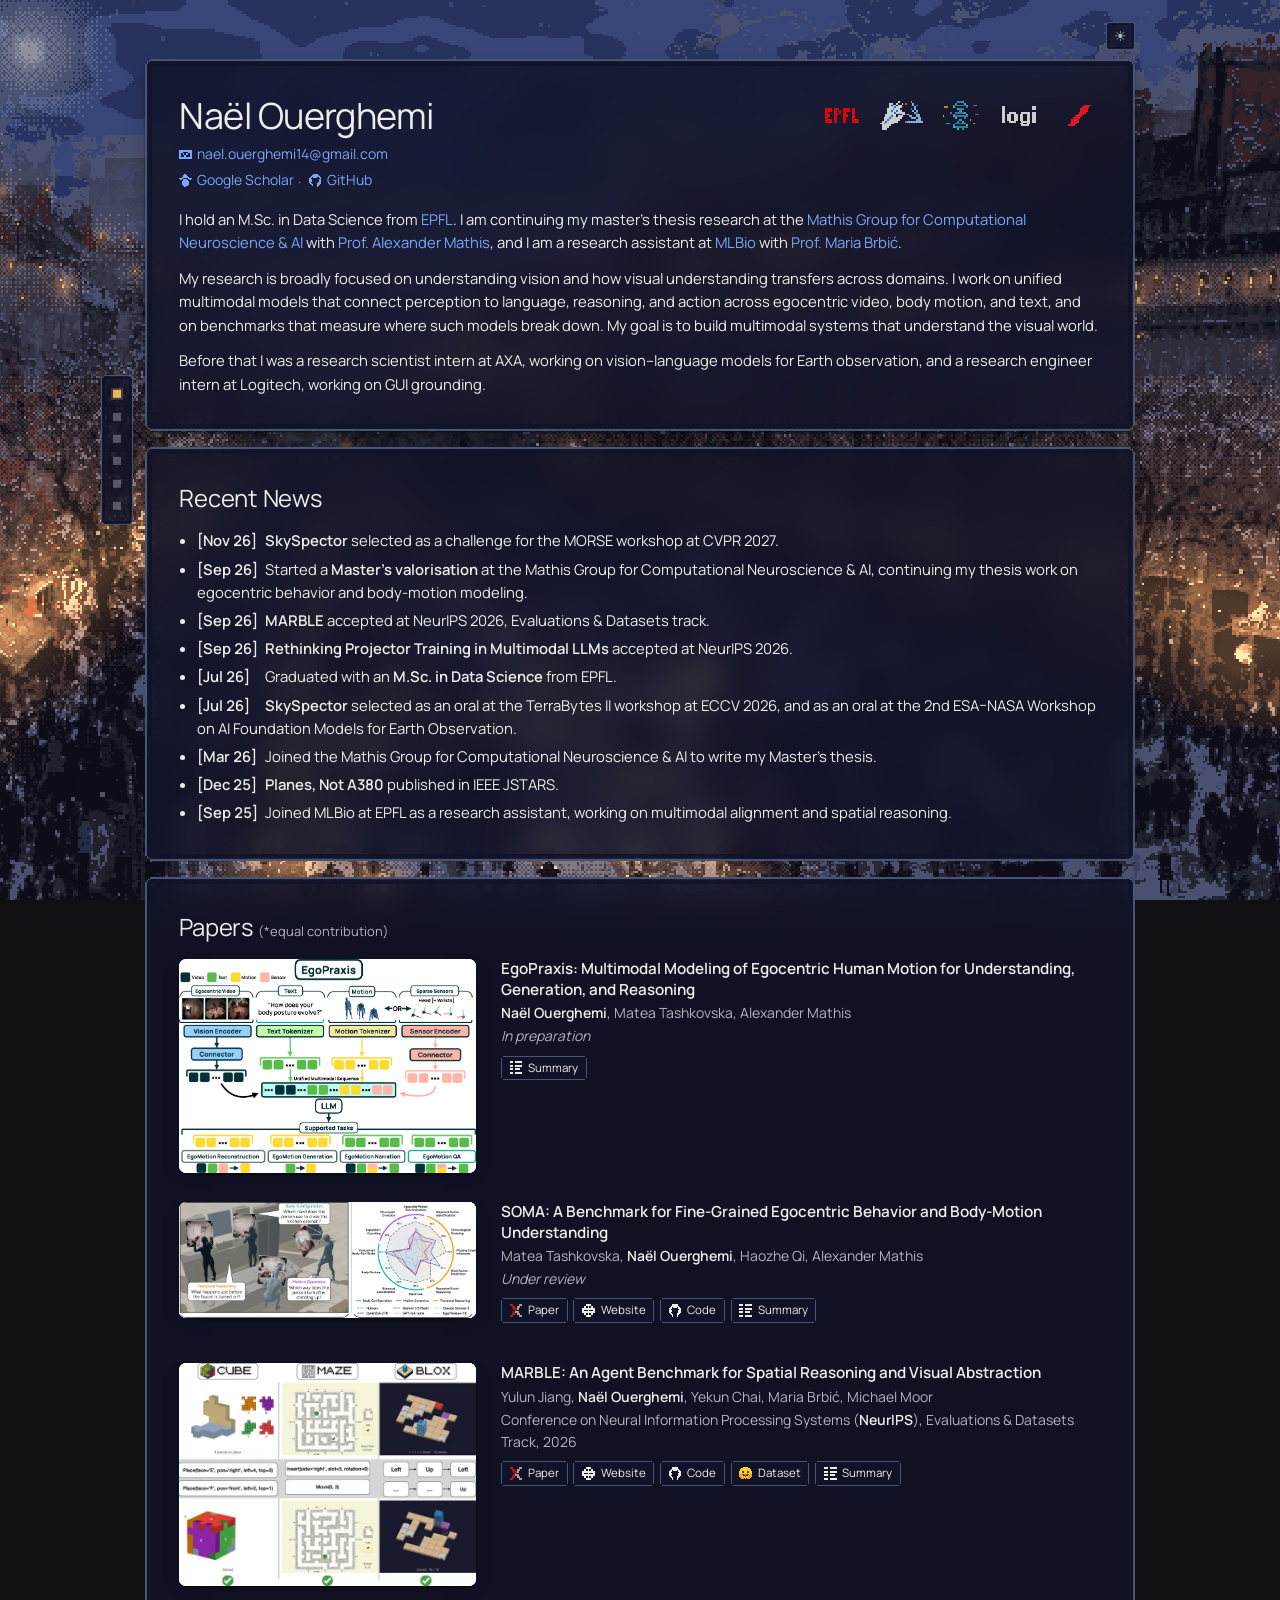
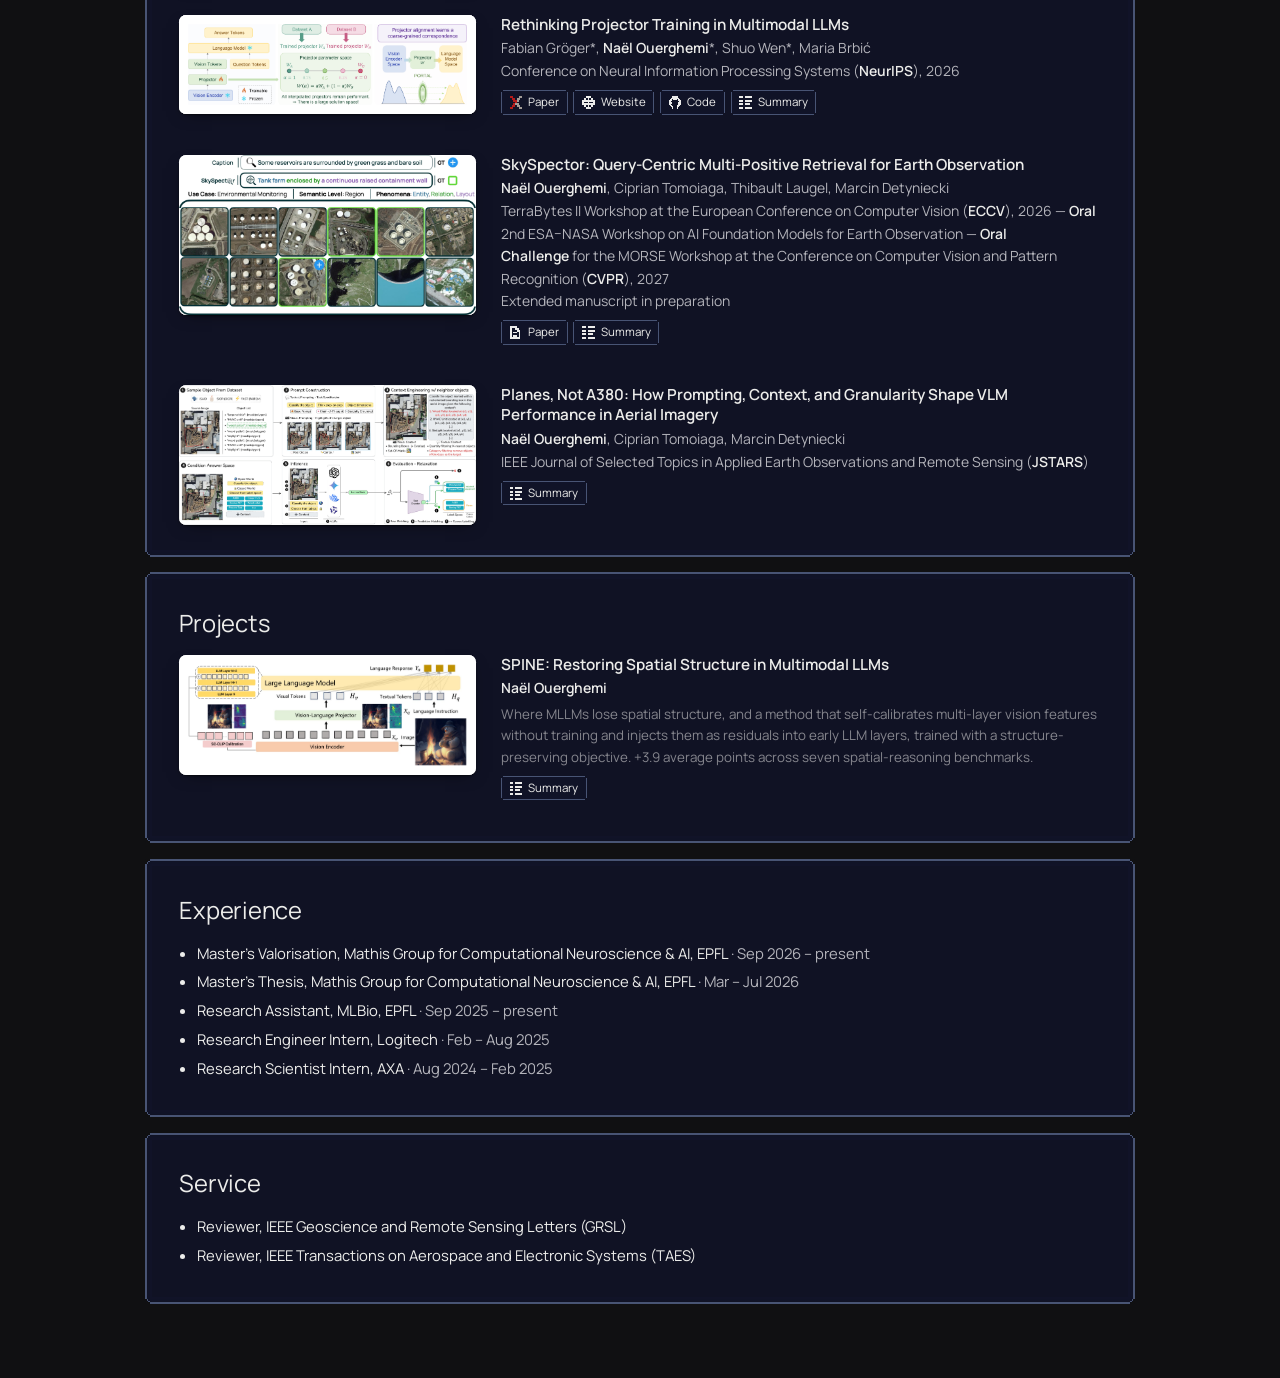
<file: index.html>
<!DOCTYPE html>
<html lang="en">
<head>
<meta charset="utf-8">
<meta name="viewport" content="width=device-width, initial-scale=1">
<title>Na&euml;l Ouerghemi</title>
<meta name="description" content="Na&euml;l Ouerghemi (Nael Ouerghemi), M.Sc. in Data Science from EPFL. Research on unified multimodal models and benchmarks for vision, language, motion and action.">
<link rel="canonical" href="https://ghemdd.github.io/">
<meta property="og:type" content="website">
<meta property="og:site_name" content="Na&euml;l Ouerghemi">
<meta property="og:title" content="Na&euml;l Ouerghemi">
<meta property="og:description" content="Na&euml;l Ouerghemi (Nael Ouerghemi), M.Sc. in Data Science from EPFL. Research on unified multimodal models and benchmarks for vision, language, motion and action.">
<meta property="og:url" content="https://ghemdd.github.io/">
<meta property="og:image" content="https://ghemdd.github.io/og.png">
<meta name="twitter:card" content="summary_large_image">
<script type="application/ld+json">
{
  "@context": "https://schema.org",
  "@type": "Person",
  "name": "Na\u00ebl Ouerghemi",
  "alternateName": "Nael Ouerghemi",
  "url": "https://ghemdd.github.io/",
  "image": "https://ghemdd.github.io/og.png",
  "affiliation": [
    {"@type": "Organization", "name": "Mathis Group for Computational Neuroscience & AI, EPFL", "url": "https://www.mathislab.org"},
    {"@type": "Organization", "name": "MLBio, EPFL", "url": "https://brbiclab.epfl.ch"}
  ],
  "alumniOf": {"@type": "CollegeOrUniversity", "name": "EPFL", "url": "https://www.epfl.ch"},
  "knowsAbout": ["multimodal models", "computer vision", "vision-language models", "benchmarks", "spatial reasoning", "egocentric video"],
  "sameAs": ["https://scholar.google.com/citations?user=hWSM29QAAAAJ", "https://github.com/ghemDD"]
}
</script>
<meta name="author" content="Na&euml;l Ouerghemi">
<link rel="icon" type="image/svg+xml" href="icon.svg">
<link rel="apple-touch-icon" href="icon-180.png">
<link rel="stylesheet" href="style.css?v=20">
<script src="theme.js?v=2"></script>
</head>
<body>
<canvas id="px" aria-hidden="true"></canvas>
<main>
  <button id="theme-toggle" class="theme-toggle" type="button">☾</button>

  <section class="panel hero">
    <header class="head">
      <!-- To add a photo: drop a square image at website/me.jpg, uncomment the line
           below and set .head back to a two-column grid in style.css.
      <img class="portrait" src="me.jpg" alt="Na&euml;l Ouerghemi"> -->
      <div>
        <div class="title-row">
          <h1 data-outline="About">Na&euml;l Ouerghemi</h1>
          <p class="affil" aria-label="Affiliations">
            <a href="https://www.epfl.ch" target="_blank" rel="noopener noreferrer" title="EPFL"><svg width="48" height="32" aria-hidden="true" focusable="false" width="24" height="16" viewBox="0 0 24 16" shape-rendering="crispEdges"><rect x="2" y="4" width="4" height="1" fill="#ff0000"/><rect x="7" y="4" width="3" height="1" fill="#ff0000"/><rect x="12" y="4" width="4" height="1" fill="#ff0000"/><rect x="17" y="4" width="2" height="1" fill="#ff0000"/><rect x="2" y="5" width="4" height="1" fill="#ff0000"/><rect x="7" y="5" width="2" height="1" fill="#ff0000"/><rect x="10" y="5" width="1" height="1" fill="#ff0000"/><rect x="12" y="5" width="4" height="1" fill="#ff0000"/><rect x="17" y="5" width="2" height="1" fill="#ff0000"/><rect x="2" y="6" width="2" height="1" fill="#ff0000"/><rect x="7" y="6" width="2" height="1" fill="#ff0000"/><rect x="10" y="6" width="1" height="1" fill="#ff0000"/><rect x="12" y="6" width="2" height="1" fill="#ff0000"/><rect x="17" y="6" width="2" height="1" fill="#ff0000"/><rect x="2" y="7" width="3" height="1" fill="#ff0000"/><rect x="7" y="7" width="3" height="1" fill="#ff0000"/><rect x="12" y="7" width="3" height="1" fill="#ff0000"/><rect x="17" y="7" width="2" height="1" fill="#ff0000"/><rect x="2" y="8" width="3" height="1" fill="#ff0000"/><rect x="7" y="8" width="2" height="1" fill="#ff0000"/><rect x="12" y="8" width="3" height="1" fill="#ff0000"/><rect x="17" y="8" width="2" height="1" fill="#ff0000"/><rect x="2" y="9" width="2" height="1" fill="#ff0000"/><rect x="7" y="9" width="2" height="1" fill="#ff0000"/><rect x="12" y="9" width="2" height="1" fill="#ff0000"/><rect x="17" y="9" width="2" height="1" fill="#ff0000"/><rect x="2" y="10" width="4" height="1" fill="#ff0000"/><rect x="7" y="10" width="2" height="1" fill="#ff0000"/><rect x="12" y="10" width="2" height="1" fill="#ff0000"/><rect x="17" y="10" width="4" height="1" fill="#ff0000"/><rect x="2" y="11" width="4" height="1" fill="#ff0000"/><rect x="7" y="11" width="2" height="1" fill="#ff0000"/><rect x="12" y="11" width="2" height="1" fill="#ff0000"/><rect x="17" y="11" width="4" height="1" fill="#ff0000"/></svg><span class="sr">EPFL</span></a>
            <a href="https://www.mathislab.org" target="_blank" rel="noopener noreferrer" title="Mathis Group"><svg width="48" height="32" aria-hidden="true" focusable="false" width="24" height="16" viewBox="0 0 24 16" shape-rendering="crispEdges"><rect x="10" y="0" width="1" height="1" fill="currentColor"/><rect x="17" y="0" width="1" height="1" fill="#e0b000"/><rect x="5" y="1" width="2" height="1" fill="currentColor"/><rect x="9" y="1" width="1" height="1" fill="currentColor"/><rect x="12" y="1" width="1" height="1" fill="currentColor"/><rect x="14" y="1" width="1" height="1" fill="#e8611a"/><rect x="18" y="1" width="1" height="1" fill="#9cc4f5"/><rect x="5" y="2" width="1" height="1" fill="currentColor"/><rect x="7" y="2" width="2" height="1" fill="currentColor"/><rect x="10" y="2" width="2" height="1" fill="currentColor"/><rect x="18" y="2" width="1" height="1" fill="#9cc4f5"/><rect x="20" y="2" width="1" height="1" fill="#16b5d8"/><rect x="5" y="3" width="3" height="1" fill="currentColor"/><rect x="8" y="3" width="1" height="1" fill="#2f7fe8"/><rect x="9" y="3" width="3" height="1" fill="currentColor"/><rect x="19" y="3" width="1" height="1" fill="#9cc4f5"/><rect x="4" y="4" width="3" height="1" fill="currentColor"/><rect x="7" y="4" width="1" height="1" fill="#2f7fe8"/><rect x="8" y="4" width="3" height="1" fill="currentColor"/><rect x="17" y="4" width="1" height="1" fill="#7b6ee0"/><rect x="19" y="4" width="1" height="1" fill="#9cc4f5"/><rect x="4" y="5" width="2" height="1" fill="currentColor"/><rect x="6" y="5" width="1" height="1" fill="#2f7fe8"/><rect x="7" y="5" width="2" height="1" fill="currentColor"/><rect x="9" y="5" width="1" height="1" fill="#2f7fe8"/><rect x="10" y="5" width="2" height="1" fill="currentColor"/><rect x="18" y="5" width="1" height="1" fill="#9cc4f5"/><rect x="20" y="5" width="1" height="1" fill="#9cc4f5"/><rect x="4" y="6" width="4" height="1" fill="currentColor"/><rect x="8" y="6" width="1" height="1" fill="#2f7fe8"/><rect x="9" y="6" width="5" height="1" fill="currentColor"/><rect x="19" y="6" width="1" height="1" fill="#9cc4f5"/><rect x="20" y="6" width="1" height="1" fill="#19a33a"/><rect x="3" y="7" width="6" height="1" fill="currentColor"/><rect x="12" y="7" width="2" height="1" fill="currentColor"/><rect x="14" y="7" width="1" height="1" fill="#e8175d"/><rect x="15" y="7" width="1" height="1" fill="#9cc4f5"/><rect x="20" y="7" width="2" height="1" fill="#9cc4f5"/><rect x="3" y="8" width="3" height="1" fill="currentColor"/><rect x="6" y="8" width="1" height="1" fill="#2f7fe8"/><rect x="7" y="8" width="2" height="1" fill="currentColor"/><rect x="10" y="8" width="3" height="1" fill="currentColor"/><rect x="16" y="8" width="2" height="1" fill="#9cc4f5"/><rect x="20" y="8" width="2" height="1" fill="#9cc4f5"/><rect x="2" y="9" width="3" height="1" fill="currentColor"/><rect x="5" y="9" width="1" height="1" fill="#2f7fe8"/><rect x="6" y="9" width="6" height="1" fill="currentColor"/><rect x="17" y="9" width="1" height="1" fill="#4fd0d0"/><rect x="18" y="9" width="2" height="1" fill="#9cc4f5"/><rect x="21" y="9" width="2" height="1" fill="#9cc4f5"/><rect x="2" y="10" width="2" height="1" fill="currentColor"/><rect x="4" y="10" width="1" height="1" fill="#2f7fe8"/><rect x="5" y="10" width="6" height="1" fill="currentColor"/><rect x="20" y="10" width="3" height="1" fill="#9cc4f5"/><rect x="1" y="11" width="2" height="1" fill="currentColor"/><rect x="3" y="11" width="1" height="1" fill="#2f7fe8"/><rect x="4" y="11" width="6" height="1" fill="currentColor"/><rect x="14" y="11" width="1" height="1" fill="#c64fd6"/><rect x="15" y="11" width="8" height="1" fill="#9cc4f5"/><rect x="23" y="11" width="1" height="1" fill="#f0a6e8"/><rect x="0" y="12" width="2" height="1" fill="currentColor"/><rect x="2" y="12" width="1" height="1" fill="#2f7fe8"/><rect x="3" y="12" width="5" height="1" fill="currentColor"/><rect x="1" y="13" width="5" height="1" fill="currentColor"/><rect x="1" y="14" width="4" height="1" fill="currentColor"/><rect x="1" y="15" width="3" height="1" fill="currentColor"/></svg><span class="sr">Mathis Group</span></a>
            <a href="https://brbiclab.epfl.ch" target="_blank" rel="noopener noreferrer" title="MLBio"><svg width="48" height="32" aria-hidden="true" focusable="false" width="24" height="16" viewBox="0 0 24 16" shape-rendering="crispEdges"><rect x="10" y="0" width="1" height="1" fill="#2a9cc0"/><rect x="11" y="0" width="2" height="1" fill="#3a8aa8"/><rect x="13" y="0" width="1" height="1" fill="#3fc8e0"/><rect x="9" y="1" width="1" height="1" fill="#2a9cc0"/><rect x="14" y="1" width="1" height="1" fill="#3fc8e0"/><rect x="8" y="2" width="1" height="1" fill="#2a9cc0"/><rect x="9" y="2" width="6" height="1" fill="#3a8aa8"/><rect x="15" y="2" width="1" height="1" fill="#3fc8e0"/><rect x="19" y="2" width="2" height="1" fill="#e84393"/><rect x="3" y="3" width="2" height="1" fill="#f39c12"/><rect x="8" y="3" width="1" height="1" fill="#3fc8e0"/><rect x="15" y="3" width="1" height="1" fill="#2a9cc0"/><rect x="10" y="4" width="1" height="1" fill="#3fc8e0"/><rect x="11" y="4" width="2" height="1" fill="#3a8aa8"/><rect x="13" y="4" width="1" height="1" fill="#2a9cc0"/><rect x="11" y="5" width="1" height="1" fill="#2a9cc0"/><rect x="12" y="5" width="1" height="1" fill="#3fc8e0"/><rect x="6" y="6" width="1" height="1" fill="#e84393"/><rect x="9" y="6" width="1" height="1" fill="#2a9cc0"/><rect x="10" y="6" width="4" height="1" fill="#3a8aa8"/><rect x="14" y="6" width="1" height="1" fill="#3fc8e0"/><rect x="8" y="7" width="1" height="1" fill="#2a9cc0"/><rect x="15" y="7" width="1" height="1" fill="#3fc8e0"/><rect x="20" y="7" width="2" height="1" fill="#9b59b6"/><rect x="2" y="8" width="1" height="1" fill="#f1c40f"/><rect x="8" y="8" width="1" height="1" fill="#3fc8e0"/><rect x="9" y="8" width="6" height="1" fill="#3a8aa8"/><rect x="15" y="8" width="1" height="1" fill="#2a9cc0"/><rect x="9" y="9" width="1" height="1" fill="#3fc8e0"/><rect x="14" y="9" width="1" height="1" fill="#2a9cc0"/><rect x="11" y="10" width="1" height="1" fill="#3fc8e0"/><rect x="12" y="10" width="1" height="1" fill="#2a9cc0"/><rect x="17" y="10" width="1" height="1" fill="#f1c40f"/><rect x="10" y="11" width="1" height="1" fill="#2a9cc0"/><rect x="13" y="11" width="1" height="1" fill="#3fc8e0"/><rect x="4" y="12" width="2" height="1" fill="#2ecc71"/><rect x="9" y="12" width="1" height="1" fill="#2a9cc0"/><rect x="10" y="12" width="4" height="1" fill="#3a8aa8"/><rect x="14" y="12" width="1" height="1" fill="#3fc8e0"/><rect x="19" y="12" width="1" height="1" fill="#f39c12"/><rect x="8" y="13" width="1" height="1" fill="#2a9cc0"/><rect x="15" y="13" width="1" height="1" fill="#3fc8e0"/><rect x="8" y="14" width="1" height="1" fill="#3fc8e0"/><rect x="9" y="14" width="6" height="1" fill="#3a8aa8"/><rect x="15" y="14" width="1" height="1" fill="#2a9cc0"/><rect x="10" y="15" width="1" height="1" fill="#3fc8e0"/><rect x="13" y="15" width="1" height="1" fill="#2a9cc0"/></svg><span class="sr">MLBio</span></a>
            <a href="https://www.logitech.com" target="_blank" rel="noopener noreferrer" title="Logitech"><svg width="48" height="32" aria-hidden="true" focusable="false" width="24" height="16" viewBox="0 0 24 16" shape-rendering="crispEdges"><rect x="2" y="3" width="2" height="1" fill="currentColor"/><rect x="19" y="3" width="2" height="1" fill="currentColor"/><rect x="2" y="4" width="2" height="1" fill="currentColor"/><rect x="19" y="4" width="2" height="1" fill="currentColor"/><rect x="2" y="5" width="2" height="1" fill="currentColor"/><rect x="2" y="6" width="2" height="1" fill="currentColor"/><rect x="6" y="6" width="4" height="1" fill="currentColor"/><rect x="13" y="6" width="5" height="1" fill="currentColor"/><rect x="19" y="6" width="2" height="1" fill="currentColor"/><rect x="2" y="7" width="2" height="1" fill="currentColor"/><rect x="5" y="7" width="2" height="1" fill="currentColor"/><rect x="9" y="7" width="2" height="1" fill="currentColor"/><rect x="12" y="7" width="2" height="1" fill="currentColor"/><rect x="16" y="7" width="2" height="1" fill="currentColor"/><rect x="19" y="7" width="2" height="1" fill="currentColor"/><rect x="2" y="8" width="2" height="1" fill="currentColor"/><rect x="5" y="8" width="2" height="1" fill="currentColor"/><rect x="9" y="8" width="2" height="1" fill="currentColor"/><rect x="12" y="8" width="2" height="1" fill="currentColor"/><rect x="16" y="8" width="2" height="1" fill="currentColor"/><rect x="19" y="8" width="2" height="1" fill="currentColor"/><rect x="2" y="9" width="2" height="1" fill="currentColor"/><rect x="5" y="9" width="2" height="1" fill="currentColor"/><rect x="9" y="9" width="2" height="1" fill="currentColor"/><rect x="12" y="9" width="2" height="1" fill="currentColor"/><rect x="16" y="9" width="2" height="1" fill="currentColor"/><rect x="19" y="9" width="2" height="1" fill="currentColor"/><rect x="2" y="10" width="2" height="1" fill="currentColor"/><rect x="5" y="10" width="2" height="1" fill="currentColor"/><rect x="9" y="10" width="2" height="1" fill="currentColor"/><rect x="12" y="10" width="2" height="1" fill="currentColor"/><rect x="16" y="10" width="2" height="1" fill="currentColor"/><rect x="19" y="10" width="2" height="1" fill="currentColor"/><rect x="2" y="11" width="2" height="1" fill="currentColor"/><rect x="6" y="11" width="4" height="1" fill="currentColor"/><rect x="13" y="11" width="5" height="1" fill="currentColor"/><rect x="19" y="11" width="2" height="1" fill="currentColor"/><rect x="12" y="12" width="2" height="1" fill="currentColor"/><rect x="16" y="12" width="2" height="1" fill="currentColor"/><rect x="13" y="13" width="4" height="1" fill="currentColor"/></svg><span class="sr">Logitech</span></a>
            <a href="https://www.axa.com" target="_blank" rel="noopener noreferrer" title="AXA"><svg width="48" height="32" aria-hidden="true" focusable="false" width="24" height="16" viewBox="0 0 24 16" shape-rendering="crispEdges"><rect x="15" y="2" width="4" height="1" fill="#ff1721"/><rect x="14" y="3" width="4" height="1" fill="#ff1721"/><rect x="13" y="4" width="4" height="1" fill="#ff1721"/><rect x="13" y="5" width="4" height="1" fill="#ff1721"/><rect x="12" y="6" width="4" height="1" fill="#ff1721"/><rect x="11" y="7" width="4" height="1" fill="#ff1721"/><rect x="10" y="8" width="4" height="1" fill="#ff1721"/><rect x="9" y="9" width="4" height="1" fill="#ff1721"/><rect x="8" y="10" width="4" height="1" fill="#ff1721"/><rect x="8" y="11" width="4" height="1" fill="#ff1721"/><rect x="7" y="12" width="4" height="1" fill="#ff1721"/><rect x="6" y="13" width="4" height="1" fill="#ff1721"/></svg><span class="sr">AXA</span></a>
          </p>
        </div>
        <p class="contact"><a href="mailto:nael.ouerghemi14@gmail.com"><svg class="ico" viewBox="0 0 7 7" shape-rendering="crispEdges" aria-hidden="true" focusable="false"><rect x="0" y="1" width="1" height="1"/><rect x="1" y="1" width="1" height="1"/><rect x="2" y="1" width="1" height="1"/><rect x="3" y="1" width="1" height="1"/><rect x="4" y="1" width="1" height="1"/><rect x="5" y="1" width="1" height="1"/><rect x="6" y="1" width="1" height="1"/><rect x="0" y="2" width="1" height="1"/><rect x="1" y="2" width="1" height="1"/><rect x="5" y="2" width="1" height="1"/><rect x="6" y="2" width="1" height="1"/><rect x="0" y="3" width="1" height="1"/><rect x="2" y="3" width="1" height="1"/><rect x="4" y="3" width="1" height="1"/><rect x="6" y="3" width="1" height="1"/><rect x="0" y="4" width="1" height="1"/><rect x="3" y="4" width="1" height="1"/><rect x="6" y="4" width="1" height="1"/><rect x="0" y="5" width="1" height="1"/><rect x="1" y="5" width="1" height="1"/><rect x="2" y="5" width="1" height="1"/><rect x="3" y="5" width="1" height="1"/><rect x="4" y="5" width="1" height="1"/><rect x="5" y="5" width="1" height="1"/><rect x="6" y="5" width="1" height="1"/></svg>nael.ouerghemi14@gmail.com</a></p>
        <p class="linkline">
          <a href="https://scholar.google.com/citations?user=hWSM29QAAAAJ" target="_blank" rel="noopener noreferrer"><svg class="ico" viewBox="0 0 14 14" shape-rendering="crispEdges" aria-hidden="true" focusable="false"><rect x="6" y="0" width="2" height="1"/><rect x="5" y="1" width="4" height="1"/><rect x="4" y="2" width="6" height="1"/><rect x="3" y="3" width="8" height="1"/><rect x="1" y="4" width="12" height="1"/><rect x="0" y="5" width="4" height="1"/><rect x="10" y="5" width="4" height="1"/><rect x="1" y="6" width="2" height="1"/><rect x="5" y="6" width="4" height="1"/><rect x="11" y="6" width="2" height="1"/><rect x="4" y="7" width="6" height="1"/><rect x="3" y="8" width="8" height="1"/><rect x="3" y="9" width="8" height="1"/><rect x="3" y="10" width="8" height="1"/><rect x="3" y="11" width="8" height="1"/><rect x="4" y="12" width="6" height="1"/><rect x="6" y="13" width="2" height="1"/></svg>Google Scholar</a><span class="sep">&middot;</span>
          <a href="https://github.com/ghemDD" target="_blank" rel="noopener noreferrer"><svg class="ico" viewBox="0 0 14 14" shape-rendering="crispEdges" aria-hidden="true" focusable="false"><rect x="4" y="0" width="6" height="1"/><rect x="3" y="1" width="8" height="1"/><rect x="2" y="2" width="10" height="1"/><rect x="1" y="3" width="2" height="1"/><rect x="5" y="3" width="4" height="1"/><rect x="11" y="3" width="2" height="1"/><rect x="0" y="4" width="3" height="1"/><rect x="11" y="4" width="3" height="1"/><rect x="0" y="5" width="2" height="1"/><rect x="12" y="5" width="2" height="1"/><rect x="0" y="6" width="3" height="1"/><rect x="11" y="6" width="3" height="1"/><rect x="0" y="7" width="3" height="1"/><rect x="11" y="7" width="3" height="1"/><rect x="0" y="8" width="3" height="1"/><rect x="11" y="8" width="3" height="1"/><rect x="0" y="9" width="2" height="1"/><rect x="10" y="9" width="4" height="1"/><rect x="1" y="10" width="2" height="1"/><rect x="9" y="10" width="4" height="1"/><rect x="2" y="11" width="3" height="1"/><rect x="9" y="11" width="3" height="1"/><rect x="3" y="12" width="2" height="1"/><rect x="9" y="12" width="2" height="1"/><rect x="4" y="13" width="1" height="1"/><rect x="9" y="13" width="1" height="1"/></svg>GitHub</a>
        </p>
        <div class="bio">
          <p>I hold an M.Sc. in Data Science from
          <a href="https://www.epfl.ch" target="_blank" rel="noopener noreferrer">EPFL</a>. I am continuing my
          master&rsquo;s thesis research at the
          <a href="https://www.mathislab.org" target="_blank" rel="noopener noreferrer">Mathis Group for Computational
          Neuroscience &amp; AI</a> with
          <a href="https://www.mathislab.org/team" target="_blank" rel="noopener noreferrer">Prof. Alexander Mathis</a>,
          and I am a research assistant at
          <a href="https://brbiclab.epfl.ch" target="_blank" rel="noopener noreferrer">MLBio</a> with
          <a href="https://people.epfl.ch/maria.brbic" target="_blank" rel="noopener noreferrer">Prof. Maria Brbi&#263;</a>.</p>

          <p>My research is broadly focused on understanding vision and how visual understanding transfers across
          domains. I work on unified multimodal models that connect perception to language, reasoning, and action
          across egocentric video, body motion, and text, and on benchmarks that measure where such models break
          down. My goal is to build multimodal systems that understand the visual world.</p>

          <p>Before that I was a research scientist intern at AXA, working on vision&ndash;language models for Earth
          observation, and a research engineer intern at Logitech, working on GUI grounding.</p>
        </div>
      </div>
    </header>
  </section>

  <section class="panel">
    <h2>Recent News</h2>
    <ul class="news">
      <li><span class="date">[Nov 26]</span> <strong>SkySpector</strong> selected as a challenge for the MORSE
          workshop at CVPR 2027.</li>
      <li><span class="date">[Sep 26]</span> Started a <strong>Master&rsquo;s valorisation</strong> at the Mathis Group
          for Computational Neuroscience &amp; AI, continuing my thesis work on egocentric behavior and body-motion
          modeling.</li>
      <li><span class="date">[Sep 26]</span> <strong>MARBLE</strong> accepted at NeurIPS 2026, Evaluations &amp; Datasets
          track.</li>
      <li><span class="date">[Sep 26]</span> <strong>Rethinking Projector Training in Multimodal LLMs</strong> accepted at
          NeurIPS 2026.</li>
      <li><span class="date">[Jul 26]</span> Graduated with an <strong>M.Sc. in Data Science</strong> from EPFL.</li>
      <li><span class="date">[Jul 26]</span> <strong>SkySpector</strong> selected as an oral at the TerraBytes II workshop
          at ECCV 2026, and as an oral at the 2nd ESA&ndash;NASA Workshop on AI Foundation Models for Earth
          Observation.</li>
      <li><span class="date">[Mar 26]</span> Joined the Mathis Group for Computational Neuroscience &amp; AI to write my
          Master&rsquo;s thesis.</li>
      <li><span class="date">[Dec 25]</span> <strong>Planes, Not A380</strong> published in IEEE JSTARS.</li>
      <li><span class="date">[Sep 25]</span> Joined MLBio at EPFL as a research assistant, working on multimodal alignment
          and spatial reasoning.</li>
    </ul>
  </section>

  <section class="panel">
    <h2>Papers <span class="hint">(*equal contribution)</span></h2>

    <div class="pub">
      <a href="egopraxis/"><img class="thumb" src="figs/egopraxis.png" alt="EgoPraxis architecture overview"></a>
      <div>
        <p class="ptitle"><a href="egopraxis/">EgoPraxis: Multimodal Modeling of Egocentric Human Motion for
        Understanding, Generation, and Reasoning</a></p>
        <p class="authors"><span class="me">Na&euml;l Ouerghemi</span>, Matea Tashkovska, Alexander Mathis</p>
        <p class="venue"><em>In preparation</em></p>
        <p class="plinks"><a href="egopraxis/">Summary</a></p>
      </div>
    </div>

    <div class="pub">
      <a href="soma/"><video class="thumb" muted loop playsinline preload="none" poster="figs/soma.png" aria-label="SOMA benchmark overview"><source src="figs/soma.mp4" type="video/mp4"></video></a>
      <div>
        <p class="ptitle"><a href="soma/">SOMA: A Benchmark for Fine-Grained Egocentric Behavior and Body-Motion
        Understanding</a></p>
        <p class="authors">Matea Tashkovska, <span class="me">Na&euml;l Ouerghemi</span>, Haozhe Qi, Alexander Mathis</p>
        <p class="venue"><em>Under review</em></p>
        <p class="plinks">
          <a href="https://arxiv.org/abs/2610.36384" target="_blank" rel="noopener noreferrer">Paper</a>
          <a href="https://cnai.epfl.ch/soma/" target="_blank" rel="noopener noreferrer">Website</a>
          <a href="https://github.com/amathislab/soma" target="_blank" rel="noopener noreferrer">Code</a>
          <a href="soma/">Summary</a>
        </p>
      </div>
    </div>

    <div class="pub">
      <a href="marble/"><video class="thumb" muted loop playsinline preload="none" poster="figs/marble_thumb_poster.jpg?v=4" aria-label="MARBLE environments: CUBE, MAZE, BLOX"><source src="figs/marble_thumb.mp4?v=4" type="video/mp4"></video></a>
      <div>
        <p class="ptitle"><a href="marble/">MARBLE: An Agent Benchmark for Spatial Reasoning and Visual
        Abstraction</a></p>
        <p class="authors">Yulun Jiang, <span class="me">Na&euml;l Ouerghemi</span>, Yekun Chai, Maria Brbi&#263;, Michael Moor</p>
        <p class="venue">Conference on Neural Information Processing Systems (<strong>NeurIPS</strong>),
        Evaluations &amp; Datasets Track, 2026</p>
        <p class="plinks">
          <a href="https://arxiv.org/pdf/2506.22992" target="_blank" rel="noopener noreferrer">Paper</a>
          <a href="https://marble-benchmark.github.io/" target="_blank" rel="noopener noreferrer">Website</a>
          <a href="https://github.com/eth-medical-ai-lab/marble" target="_blank" rel="noopener noreferrer">Code</a>
          <a href="https://huggingface.co/datasets/mrble/MARBLE" target="_blank" rel="noopener noreferrer">Dataset</a>
          <a href="marble/">Summary</a>
        </p>
      </div>
    </div>

    <div class="pub">
      <a href="portal/"><video class="thumb" muted loop playsinline preload="none" poster="figs/portal.png" aria-label="Projector alignment solution space"><source src="figs/portal.mp4" type="video/mp4"></video></a>
      <div>
        <p class="ptitle"><a href="portal/">Rethinking Projector Training in Multimodal LLMs</a></p>
        <p class="authors">Fabian Gr&ouml;ger*, <span class="me">Na&euml;l Ouerghemi</span>*, Shuo Wen*, Maria Brbi&#263;</p>
        <p class="venue">Conference on Neural Information Processing Systems (<strong>NeurIPS</strong>), 2026</p>
        <p class="plinks">
          <a href="https://arxiv.org/abs/2610.18598" target="_blank" rel="noopener noreferrer">Paper</a>
          <a href="https://brbiclab.epfl.ch/projects/portal/" target="_blank" rel="noopener noreferrer">Website</a>
          <a href="https://github.com/mlbio-epfl/PORTAL" target="_blank" rel="noopener noreferrer">Code</a>
          <a href="portal/">Summary</a>
        </p>
      </div>
    </div>

    <div class="pub">
      <a href="skyspector/"><img class="thumb" src="figs/skyspector.png" alt="SkySpector retrieval example"></a>
      <div>
        <p class="ptitle"><a href="skyspector/">SkySpector: Query-Centric Multi-Positive Retrieval for Earth
        Observation</a></p>
        <p class="authors"><span class="me">Na&euml;l Ouerghemi</span>, Ciprian Tomoiaga, Thibault Laugel, Marcin Detyniecki</p>
        <p class="venue">TerraBytes II Workshop at the European Conference on Computer Vision
        (<strong>ECCV</strong>), 2026 &mdash; <strong>Oral</strong><br>
        2nd ESA&ndash;NASA Workshop on AI Foundation Models for Earth Observation &mdash;
        <strong>Oral</strong><br>
        <strong>Challenge</strong> for the MORSE Workshop at the Conference on Computer Vision and
        Pattern Recognition (<strong>CVPR</strong>), 2027<br>Extended manuscript in preparation</p>
        <p class="plinks">
          <a href="https://openreview.net/pdf?id=xpxFsK3pcN" target="_blank" rel="noopener noreferrer">Paper</a>
          <a href="skyspector/">Summary</a>
        </p>
      </div>
    </div>

    <div class="pub">
      <a href="planes/"><img class="thumb" src="figs/planes.png" alt="Referring object classification protocol"></a>
      <div>
        <p class="ptitle"><a href="planes/">Planes, Not A380: How Prompting, Context, and Granularity Shape VLM
        Performance in Aerial Imagery</a></p>
        <p class="authors"><span class="me">Na&euml;l Ouerghemi</span>, Ciprian Tomoiaga, Marcin Detyniecki</p>
        <p class="venue">IEEE Journal of Selected Topics in Applied Earth Observations and Remote Sensing
        (<strong>JSTARS</strong>)</p>
        <p class="plinks"><a href="planes/">Summary</a></p>
      </div>
    </div>
  </section>

  <section class="panel">
    <h2>Projects</h2>

    <div class="pub">
      <a href="spine/"><img class="thumb" src="figs/spine.png" alt="Layer-wise ablation for language modeling tasks"></a>
      <div>
        <p class="ptitle"><a href="spine/">SPINE: Restoring Spatial Structure in Multimodal LLMs</a></p>
        <p class="authors"><span class="me">Na&euml;l Ouerghemi</span></p>
        <p class="note">Where MLLMs lose spatial structure, and a method that self-calibrates multi-layer vision features
        without training and injects them as residuals into early LLM layers, trained with a structure-preserving
        objective. +3.9 average points across seven spatial-reasoning benchmarks.</p>
        <p class="plinks"><a href="spine/">Summary</a></p>
      </div>
    </div>
  </section>

  <section class="panel">
    <h2>Experience</h2>
    <ul class="exp">
      <li>Master&rsquo;s Valorisation, Mathis Group for Computational Neuroscience &amp; AI, EPFL
          <span class="when">&middot; Sep 2026 &ndash; present</span></li>
      <li>Master&rsquo;s Thesis, Mathis Group for Computational Neuroscience &amp; AI, EPFL
          <span class="when">&middot; Mar &ndash; Jul 2026</span></li>
      <li>Research Assistant, MLBio, EPFL <span class="when">&middot; Sep 2025 &ndash; present</span></li>
      <li>Research Engineer Intern, Logitech <span class="when">&middot; Feb &ndash; Aug 2025</span></li>
      <li>Research Scientist Intern, AXA <span class="when">&middot; Aug 2024 &ndash; Feb 2025</span></li>
    </ul>
  </section>

  <section class="panel">
    <h2>Service</h2>
    <ul class="exp">
      <li>Reviewer, IEEE Geoscience and Remote Sensing Letters (GRSL)</li>
      <li>Reviewer, IEEE Transactions on Aerospace and Electronic Systems (TAES)</li>
    </ul>
  </section>


</main>
<script src="px/scene.js?v=8"></script>
<script src="outline.js?v=1"></script>
<script>
// animated thumbnails are decorative, so anyone asking for reduced motion gets
// the poster still instead
if (window.matchMedia && matchMedia('(prefers-reduced-motion: reduce)').matches) {
  document.querySelectorAll('video.thumb').forEach(function (v) {
    var i = document.createElement('img');
    i.className = 'thumb'; i.src = v.poster; i.alt = v.getAttribute('aria-label') || '';
    v.replaceWith(i);
  });
} else if (window.IntersectionObserver) {
  // ~1 MB of clips between them, so nothing is fetched until the thumbnail is
  // near the viewport, and it stops again once it scrolls away
  var io = new IntersectionObserver(function (entries) {
    entries.forEach(function (e) {
      var v = e.target;
      if (e.isIntersecting) { v.play().catch(function () {}); }
      else { v.pause(); }
    });
  }, { rootMargin: '200px 0px' });
  document.querySelectorAll('video.thumb').forEach(function (v) { io.observe(v); });
} else {
  document.querySelectorAll('video.thumb').forEach(function (v) {
    v.setAttribute('autoplay', ''); v.play().catch(function () {});
  });
}
</script>
</body>
</html>
</file>
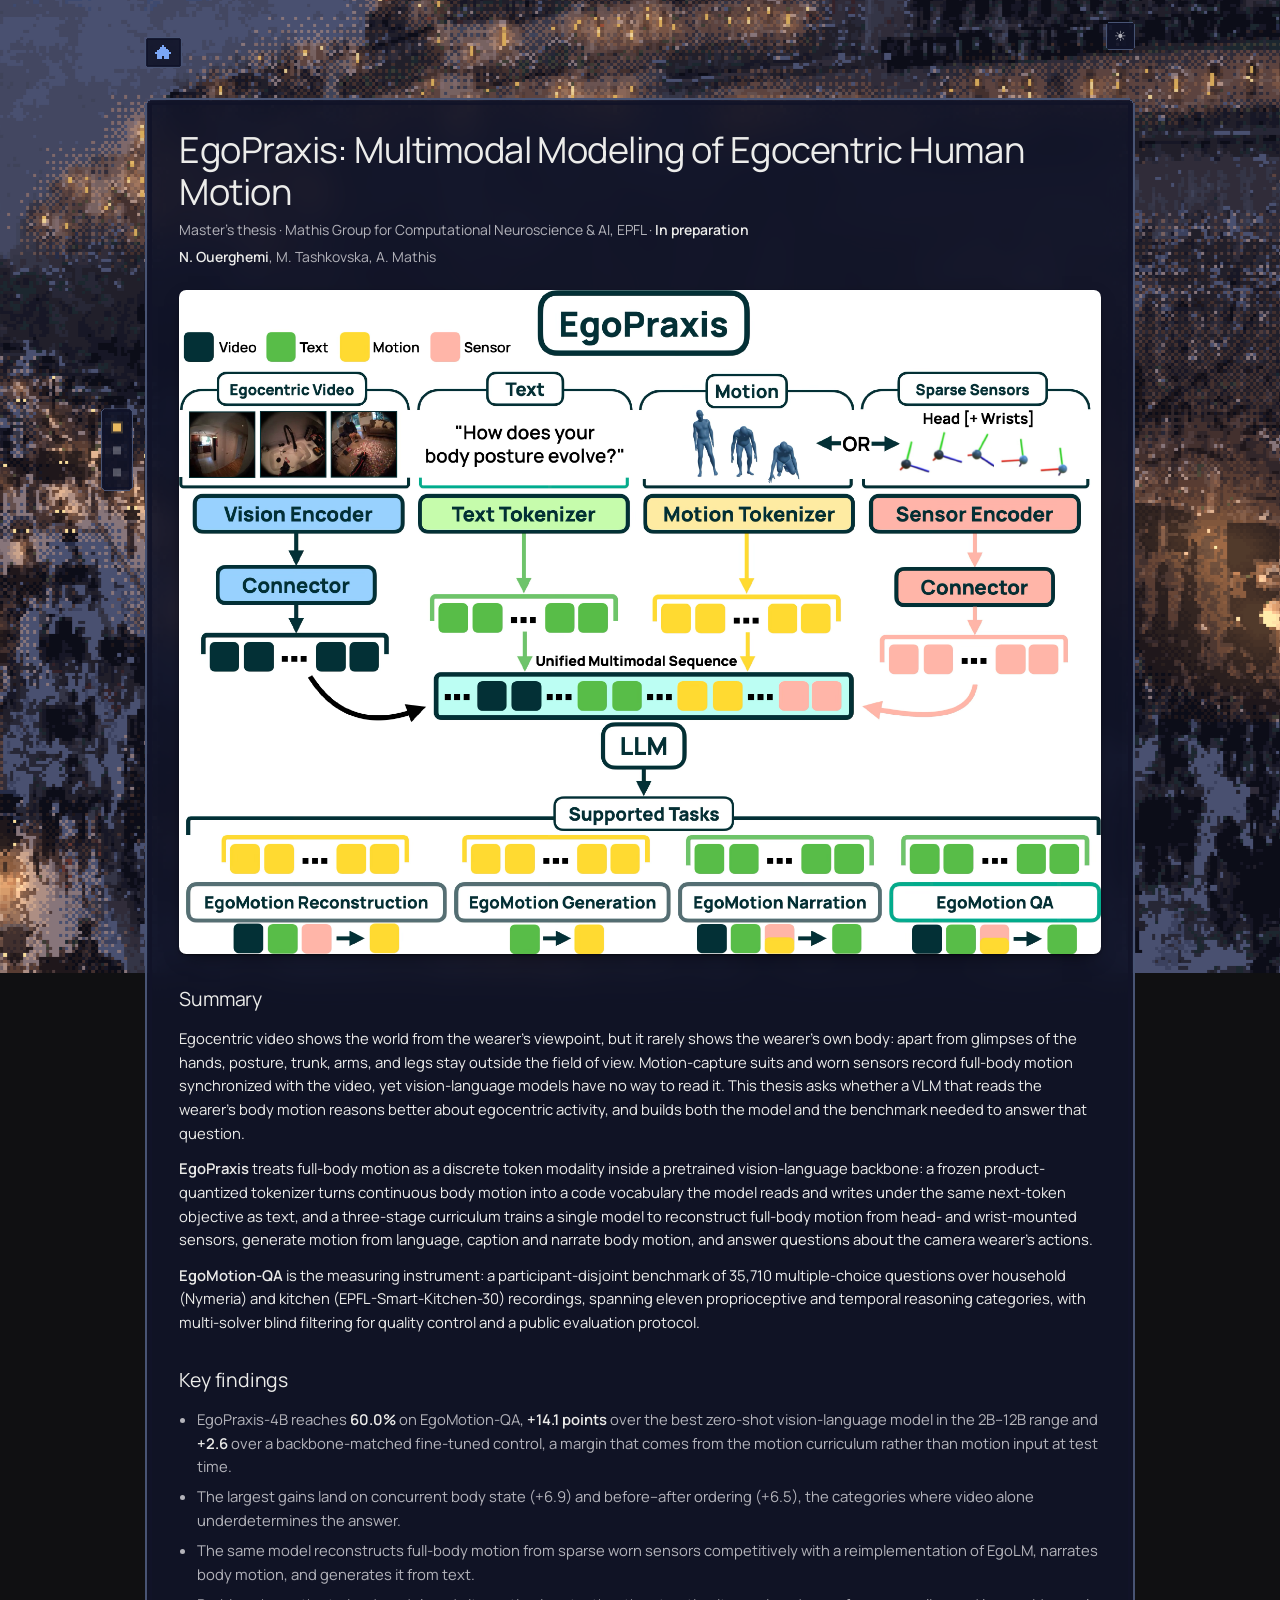
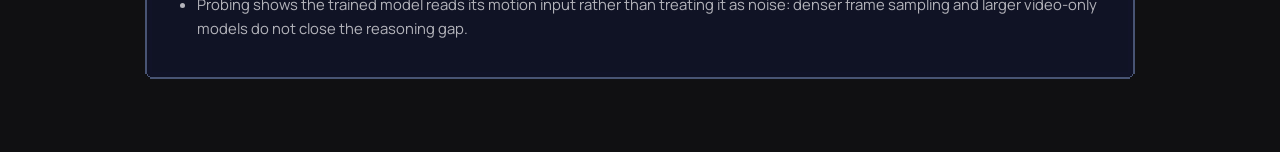
<file: egopraxis/index.html>
<!DOCTYPE html>
<html lang="en">
<head>
<meta charset="utf-8">
<meta name="viewport" content="width=device-width, initial-scale=1">
<title>EgoPraxis &mdash; Na&euml;l Ouerghemi</title>
<meta name="description" content="EgoPraxis: Multimodal Modeling of Egocentric Human Motion &mdash; research by Na&euml;l Ouerghemi, EPFL.">
<link rel="canonical" href="https://ghemdd.github.io/egopraxis/">
<meta property="og:type" content="article">
<meta property="og:site_name" content="Na&euml;l Ouerghemi">
<meta property="og:title" content="EgoPraxis &mdash; Na&euml;l Ouerghemi">
<meta property="og:description" content="EgoPraxis: Multimodal Modeling of Egocentric Human Motion &mdash; research by Na&euml;l Ouerghemi, EPFL.">
<meta property="og:url" content="https://ghemdd.github.io/egopraxis/">
<meta property="og:image" content="https://ghemdd.github.io/og.png">
<meta name="twitter:card" content="summary_large_image">
<link rel="icon" type="image/svg+xml" href="../icon.svg">
<link rel="apple-touch-icon" href="../icon-180.png">
<link rel="stylesheet" href="../style.css?v=20">
<script src="../theme.js?v=2"></script>
</head>
<body class="project">
<canvas id="px" aria-hidden="true" style="--px-zoom:1.45; --px-at:92% 82%"></canvas>
<main>
  <button id="theme-toggle" class="theme-toggle" type="button">☾</button>
  <a class="back" href="../" aria-label="Home" title="Home"><svg class="home" width="18" height="16" viewBox="0 0 18 16" fill="currentColor" shape-rendering="crispEdges" aria-hidden="true"><rect x="8" y="0" width="2" height="2"/><rect x="6" y="2" width="2" height="2"/><rect x="8" y="2" width="2" height="2"/><rect x="10" y="2" width="2" height="2"/><rect x="4" y="4" width="2" height="2"/><rect x="6" y="4" width="2" height="2"/><rect x="8" y="4" width="2" height="2"/><rect x="10" y="4" width="2" height="2"/><rect x="12" y="4" width="2" height="2"/><rect x="2" y="6" width="2" height="2"/><rect x="4" y="6" width="2" height="2"/><rect x="6" y="6" width="2" height="2"/><rect x="8" y="6" width="2" height="2"/><rect x="10" y="6" width="2" height="2"/><rect x="12" y="6" width="2" height="2"/><rect x="14" y="6" width="2" height="2"/><rect x="0" y="8" width="2" height="2"/><rect x="2" y="8" width="2" height="2"/><rect x="4" y="8" width="2" height="2"/><rect x="6" y="8" width="2" height="2"/><rect x="8" y="8" width="2" height="2"/><rect x="10" y="8" width="2" height="2"/><rect x="12" y="8" width="2" height="2"/><rect x="14" y="8" width="2" height="2"/><rect x="16" y="8" width="2" height="2"/><rect x="2" y="10" width="2" height="2"/><rect x="4" y="10" width="2" height="2"/><rect x="6" y="10" width="2" height="2"/><rect x="8" y="10" width="2" height="2"/><rect x="10" y="10" width="2" height="2"/><rect x="12" y="10" width="2" height="2"/><rect x="14" y="10" width="2" height="2"/><rect x="2" y="12" width="2" height="2"/><rect x="4" y="12" width="2" height="2"/><rect x="6" y="12" width="2" height="2"/><rect x="10" y="12" width="2" height="2"/><rect x="12" y="12" width="2" height="2"/><rect x="14" y="12" width="2" height="2"/><rect x="2" y="14" width="2" height="2"/><rect x="4" y="14" width="2" height="2"/><rect x="6" y="14" width="2" height="2"/><rect x="10" y="14" width="2" height="2"/><rect x="12" y="14" width="2" height="2"/><rect x="14" y="14" width="2" height="2"/></svg></a>
  <section class="panel">
    <h1 data-outline="Overview">EgoPraxis: Multimodal Modeling of Egocentric Human Motion</h1>
    <div class="pmeta">Master&rsquo;s thesis &middot; Mathis Group for Computational Neuroscience &amp; AI, EPFL &middot; <strong>In preparation</strong></div>
    <div class="pmeta"><span class="authors"><strong>N. Ouerghemi</strong>, M. Tashkovska, A. Mathis</span></div>
  
    <img class="hero" src="../figs/egopraxis.png" alt="EgoPraxis architecture overview">
    <article>
  <section>
  <h2>Summary</h2>
  <p>Egocentric video shows the world from the wearer&rsquo;s viewpoint, but it rarely shows the wearer&rsquo;s own body: apart
  from glimpses of the hands, posture, trunk, arms, and legs stay outside the field of view. Motion-capture suits and worn
  sensors record full-body motion synchronized with the video, yet vision-language models have no way to read it. This
  thesis asks whether a VLM that reads the wearer&rsquo;s body motion reasons better about egocentric activity, and builds
  both the model and the benchmark needed to answer that question.</p>
  <p><strong>EgoPraxis</strong> treats full-body motion as a discrete token modality inside a pretrained vision-language
  backbone: a frozen product-quantized tokenizer turns continuous body motion into a code vocabulary the model reads and
  writes under the same next-token objective as text, and a three-stage curriculum trains a single model to reconstruct
  full-body motion from head- and wrist-mounted sensors, generate motion from language, caption and narrate body motion,
  and answer questions about the camera wearer&rsquo;s actions.</p>
  <p><strong>EgoMotion-QA</strong> is the measuring instrument: a participant-disjoint benchmark of 35,710 multiple-choice
  questions over household (Nymeria) and kitchen (EPFL-Smart-Kitchen-30) recordings, spanning eleven proprioceptive and
  temporal reasoning categories, with multi-solver blind filtering for quality control and a public evaluation protocol.</p>
  </section>
  <section>
  <h2>Key findings</h2>
  <ul class="findings">
  <li>EgoPraxis-4B reaches <strong>60.0%</strong> on EgoMotion-QA, <strong>+14.1 points</strong> over the best zero-shot
  vision-language model in the 2B&ndash;12B range and <strong>+2.6</strong> over a backbone-matched fine-tuned control,
  a margin that comes from the motion curriculum rather than motion input at test time.</li>
  <li>The largest gains land on concurrent body state (+6.9) and before&ndash;after ordering (+6.5), the categories where
  video alone underdetermines the answer.</li>
  <li>The same model reconstructs full-body motion from sparse worn sensors competitively with a reimplementation of EgoLM,
  narrates body motion, and generates it from text.</li>
  <li>Probing shows the trained model reads its motion input rather than treating it as noise: denser frame sampling and
  larger video-only models do not close the reasoning gap.</li>
  </ul>
  </section>
    </article>
  </section>

</main>
<script src="../px/scene.js?v=8"></script>
<script src="../outline.js?v=1"></script>
</body>
</html>
</file>
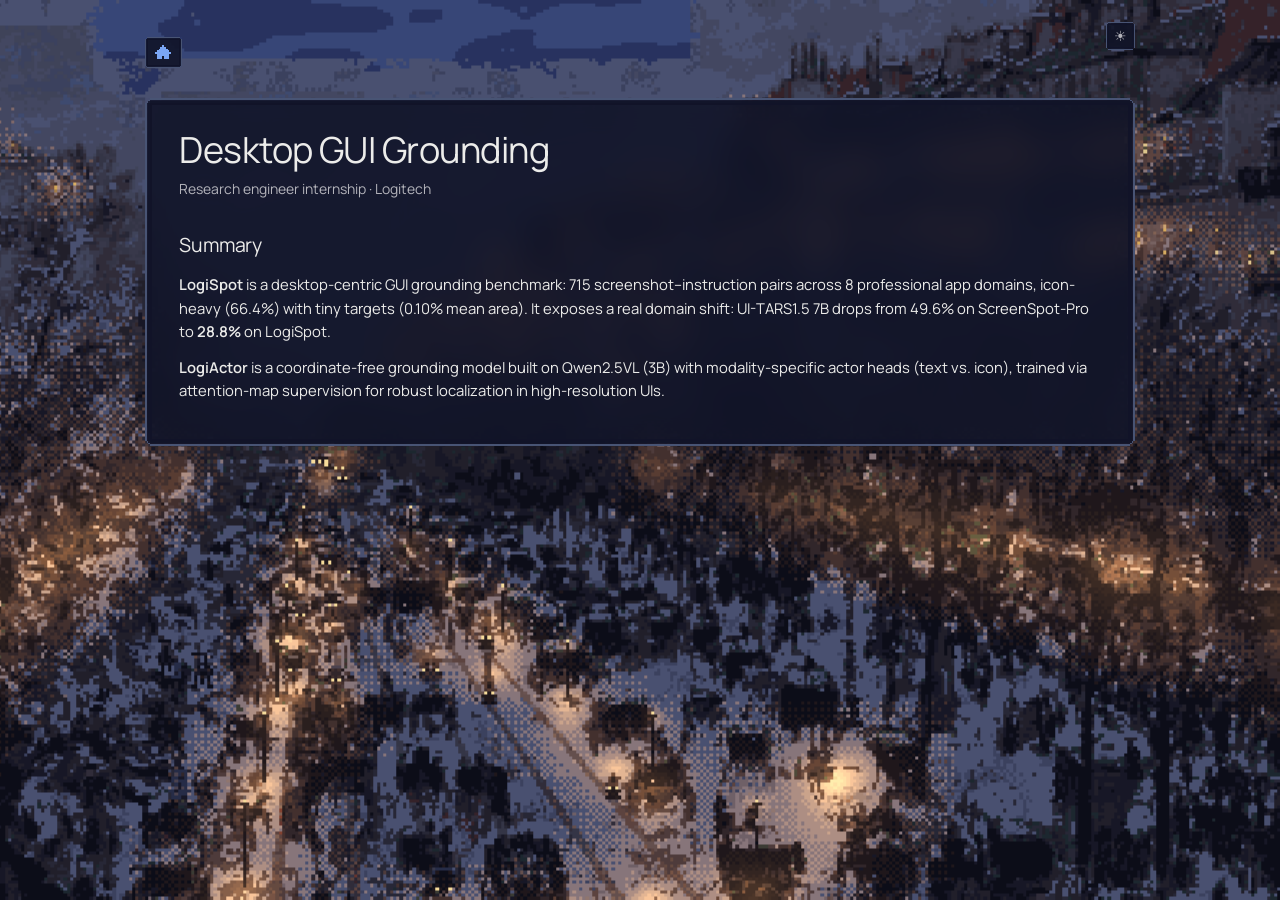
<file: logispot/index.html>
<!DOCTYPE html>
<html lang="en">
<head>
<meta charset="utf-8">
<meta name="viewport" content="width=device-width, initial-scale=1">
<title>LogiSpot &amp; LogiActor &mdash; Na&euml;l Ouerghemi</title>
<meta name="description" content="LogiSpot &amp; LogiActor: Desktop GUI Grounding &mdash; research by Na&euml;l Ouerghemi, EPFL.">
<link rel="canonical" href="https://ghemdd.github.io/logispot/">
<meta property="og:type" content="article">
<meta property="og:site_name" content="Na&euml;l Ouerghemi">
<meta property="og:title" content="LogiSpot &amp; LogiActor &mdash; Na&euml;l Ouerghemi">
<meta property="og:description" content="LogiSpot &amp; LogiActor: Desktop GUI Grounding &mdash; research by Na&euml;l Ouerghemi, EPFL.">
<meta property="og:url" content="https://ghemdd.github.io/logispot/">
<meta property="og:image" content="https://ghemdd.github.io/og.png">
<meta name="twitter:card" content="summary_large_image">
<link rel="icon" type="image/svg+xml" href="../icon.svg">
<link rel="apple-touch-icon" href="../icon-180.png">
<link rel="stylesheet" href="../style.css?v=20">
<script src="../theme.js?v=2"></script>
</head>
<body class="project">
<canvas id="px" aria-hidden="true" style="--px-zoom:1.45; --px-at:30% 50%"></canvas>
<main>
  <button id="theme-toggle" class="theme-toggle" type="button">☾</button>
  <a class="back" href="../" aria-label="Home" title="Home"><svg class="home" width="18" height="16" viewBox="0 0 18 16" fill="currentColor" shape-rendering="crispEdges" aria-hidden="true"><rect x="8" y="0" width="2" height="2"/><rect x="6" y="2" width="2" height="2"/><rect x="8" y="2" width="2" height="2"/><rect x="10" y="2" width="2" height="2"/><rect x="4" y="4" width="2" height="2"/><rect x="6" y="4" width="2" height="2"/><rect x="8" y="4" width="2" height="2"/><rect x="10" y="4" width="2" height="2"/><rect x="12" y="4" width="2" height="2"/><rect x="2" y="6" width="2" height="2"/><rect x="4" y="6" width="2" height="2"/><rect x="6" y="6" width="2" height="2"/><rect x="8" y="6" width="2" height="2"/><rect x="10" y="6" width="2" height="2"/><rect x="12" y="6" width="2" height="2"/><rect x="14" y="6" width="2" height="2"/><rect x="0" y="8" width="2" height="2"/><rect x="2" y="8" width="2" height="2"/><rect x="4" y="8" width="2" height="2"/><rect x="6" y="8" width="2" height="2"/><rect x="8" y="8" width="2" height="2"/><rect x="10" y="8" width="2" height="2"/><rect x="12" y="8" width="2" height="2"/><rect x="14" y="8" width="2" height="2"/><rect x="16" y="8" width="2" height="2"/><rect x="2" y="10" width="2" height="2"/><rect x="4" y="10" width="2" height="2"/><rect x="6" y="10" width="2" height="2"/><rect x="8" y="10" width="2" height="2"/><rect x="10" y="10" width="2" height="2"/><rect x="12" y="10" width="2" height="2"/><rect x="14" y="10" width="2" height="2"/><rect x="2" y="12" width="2" height="2"/><rect x="4" y="12" width="2" height="2"/><rect x="6" y="12" width="2" height="2"/><rect x="10" y="12" width="2" height="2"/><rect x="12" y="12" width="2" height="2"/><rect x="14" y="12" width="2" height="2"/><rect x="2" y="14" width="2" height="2"/><rect x="4" y="14" width="2" height="2"/><rect x="6" y="14" width="2" height="2"/><rect x="10" y="14" width="2" height="2"/><rect x="12" y="14" width="2" height="2"/><rect x="14" y="14" width="2" height="2"/></svg></a>
  <section class="panel">
    <h1 data-outline="Overview">Desktop GUI Grounding</h1>
    <div class="pmeta">Research engineer internship &middot; Logitech</div>
  
    <article>
  <section>
  <h2>Summary</h2>
  <p><strong>LogiSpot</strong> is a desktop-centric GUI grounding benchmark: 715 screenshot&ndash;instruction pairs across
  8 professional app domains, icon-heavy (66.4%) with tiny targets (0.10% mean area). It exposes a real domain shift:
  UI-TARS1.5 7B drops from 49.6% on ScreenSpot-Pro to <strong>28.8%</strong> on LogiSpot.</p>
  <p><strong>LogiActor</strong> is a coordinate-free grounding model built on Qwen2.5VL (3B) with modality-specific actor
  heads (text vs. icon), trained via attention-map supervision for robust localization in high-resolution UIs.</p>
  </section>
    </article>
  </section>

</main>
<script src="../px/scene.js?v=8"></script>
<script src="../outline.js?v=1"></script>
</body>
</html>
</file>
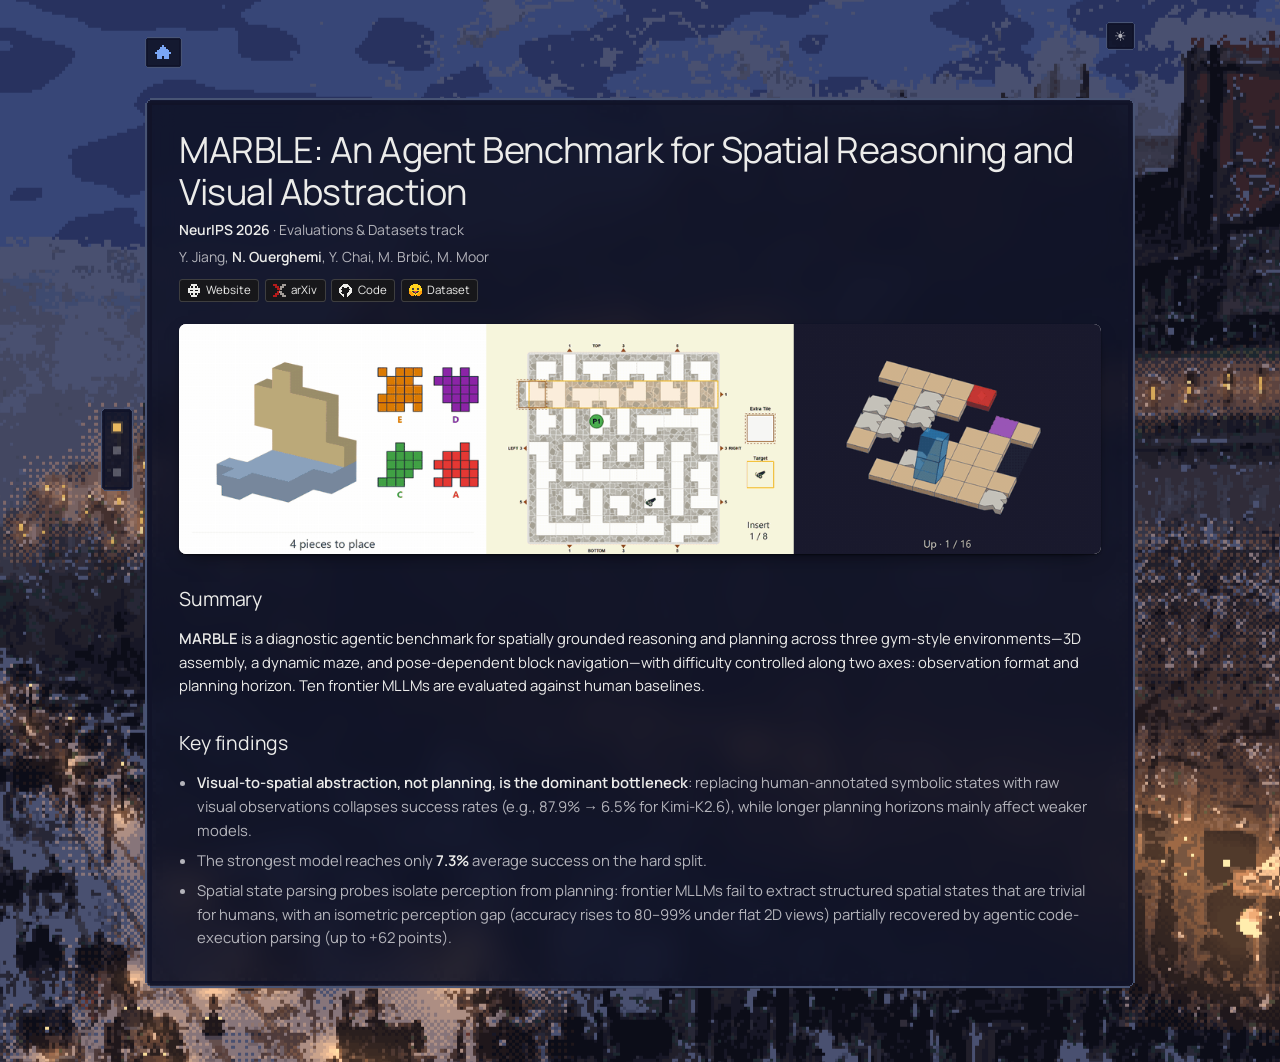
<file: marble/index.html>
<!DOCTYPE html>
<html lang="en">
<head>
<meta charset="utf-8">
<meta name="viewport" content="width=device-width, initial-scale=1">
<title>MARBLE &mdash; Na&euml;l Ouerghemi</title>
<meta name="description" content="MARBLE: An Agent Benchmark for Spatial Reasoning and Visual Abstraction &mdash; research by Na&euml;l Ouerghemi, EPFL.">
<link rel="canonical" href="https://ghemdd.github.io/marble/">
<meta property="og:type" content="article">
<meta property="og:site_name" content="Na&euml;l Ouerghemi">
<meta property="og:title" content="MARBLE &mdash; Na&euml;l Ouerghemi">
<meta property="og:description" content="MARBLE: An Agent Benchmark for Spatial Reasoning and Visual Abstraction &mdash; research by Na&euml;l Ouerghemi, EPFL.">
<meta property="og:url" content="https://ghemdd.github.io/marble/">
<meta property="og:image" content="https://ghemdd.github.io/og.png">
<meta name="twitter:card" content="summary_large_image">
<link rel="icon" type="image/svg+xml" href="../icon.svg">
<link rel="apple-touch-icon" href="../icon-180.png">
<link rel="stylesheet" href="../style.css?v=20">
<script src="../theme.js?v=2"></script>
</head>
<body class="project">
<canvas id="px" aria-hidden="true" style="--px-zoom:1.45; --px-at:96% 6%"></canvas>
<main>
  <button id="theme-toggle" class="theme-toggle" type="button">☾</button>
  <a class="back" href="../" aria-label="Home" title="Home"><svg class="home" width="18" height="16" viewBox="0 0 18 16" fill="currentColor" shape-rendering="crispEdges" aria-hidden="true"><rect x="8" y="0" width="2" height="2"/><rect x="6" y="2" width="2" height="2"/><rect x="8" y="2" width="2" height="2"/><rect x="10" y="2" width="2" height="2"/><rect x="4" y="4" width="2" height="2"/><rect x="6" y="4" width="2" height="2"/><rect x="8" y="4" width="2" height="2"/><rect x="10" y="4" width="2" height="2"/><rect x="12" y="4" width="2" height="2"/><rect x="2" y="6" width="2" height="2"/><rect x="4" y="6" width="2" height="2"/><rect x="6" y="6" width="2" height="2"/><rect x="8" y="6" width="2" height="2"/><rect x="10" y="6" width="2" height="2"/><rect x="12" y="6" width="2" height="2"/><rect x="14" y="6" width="2" height="2"/><rect x="0" y="8" width="2" height="2"/><rect x="2" y="8" width="2" height="2"/><rect x="4" y="8" width="2" height="2"/><rect x="6" y="8" width="2" height="2"/><rect x="8" y="8" width="2" height="2"/><rect x="10" y="8" width="2" height="2"/><rect x="12" y="8" width="2" height="2"/><rect x="14" y="8" width="2" height="2"/><rect x="16" y="8" width="2" height="2"/><rect x="2" y="10" width="2" height="2"/><rect x="4" y="10" width="2" height="2"/><rect x="6" y="10" width="2" height="2"/><rect x="8" y="10" width="2" height="2"/><rect x="10" y="10" width="2" height="2"/><rect x="12" y="10" width="2" height="2"/><rect x="14" y="10" width="2" height="2"/><rect x="2" y="12" width="2" height="2"/><rect x="4" y="12" width="2" height="2"/><rect x="6" y="12" width="2" height="2"/><rect x="10" y="12" width="2" height="2"/><rect x="12" y="12" width="2" height="2"/><rect x="14" y="12" width="2" height="2"/><rect x="2" y="14" width="2" height="2"/><rect x="4" y="14" width="2" height="2"/><rect x="6" y="14" width="2" height="2"/><rect x="10" y="14" width="2" height="2"/><rect x="12" y="14" width="2" height="2"/><rect x="14" y="14" width="2" height="2"/></svg></a>
  <section class="panel">
    <h1 data-outline="Overview">MARBLE: An Agent Benchmark for Spatial Reasoning and Visual Abstraction</h1>
    <div class="pmeta"><strong>NeurIPS 2026</strong> &middot; Evaluations &amp; Datasets track</div>
    <div class="pmeta"><span class="authors">Y. Jiang, <strong>N. Ouerghemi</strong>, Y. Chai, M. Brbi&#263;, M. Moor</span></div>
    <div class="links" style="margin-top:0.75rem"><a href="https://marble-benchmark.github.io/" target="_blank" rel="noopener noreferrer">Website</a>
      <a href="https://arxiv.org/pdf/2506.22992" target="_blank" rel="noopener noreferrer">arXiv</a>
      <a href="https://github.com/eth-medical-ai-lab/marble" target="_blank" rel="noopener noreferrer">Code</a>
      <a href="https://huggingface.co/datasets/mrble/MARBLE" target="_blank" rel="noopener noreferrer">Dataset</a></div>
    <img class="hero" src="../figs/marble_envs.gif" style="aspect-ratio:4/1; height:auto" alt="MARBLE environments in action: assembling a CUBE, shifting a MAZE, rolling a BLOX block">
    <article>
  <section>
  <h2>Summary</h2>
  <p><strong>MARBLE</strong> is a diagnostic agentic benchmark for spatially grounded reasoning and planning across three
  gym-style environments&mdash;3D assembly, a dynamic maze, and pose-dependent block navigation&mdash;with difficulty
  controlled along two axes: observation format and planning horizon. Ten frontier MLLMs are evaluated against human
  baselines.</p>
  </section>
  <section>
  <h2>Key findings</h2>
  <ul class="findings">
  <li><strong>Visual-to-spatial abstraction, not planning, is the dominant bottleneck</strong>: replacing human-annotated
  symbolic states with raw visual observations collapses success rates (e.g., 87.9% &rarr; 6.5% for Kimi-K2.6), while
  longer planning horizons mainly affect weaker models.</li>
  <li>The strongest model reaches only <strong>7.3%</strong> average success on the hard split.</li>
  <li>Spatial state parsing probes isolate perception from planning: frontier MLLMs fail to extract structured spatial
  states that are trivial for humans, with an isometric perception gap (accuracy rises to 80&ndash;99% under flat 2D views)
  partially recovered by agentic code-execution parsing (up to +62 points).</li>
  </ul>
  </section>
    </article>
  </section>

</main>
<script src="../px/scene.js?v=8"></script>
<script src="../outline.js?v=1"></script>
</body>
</html>
</file>
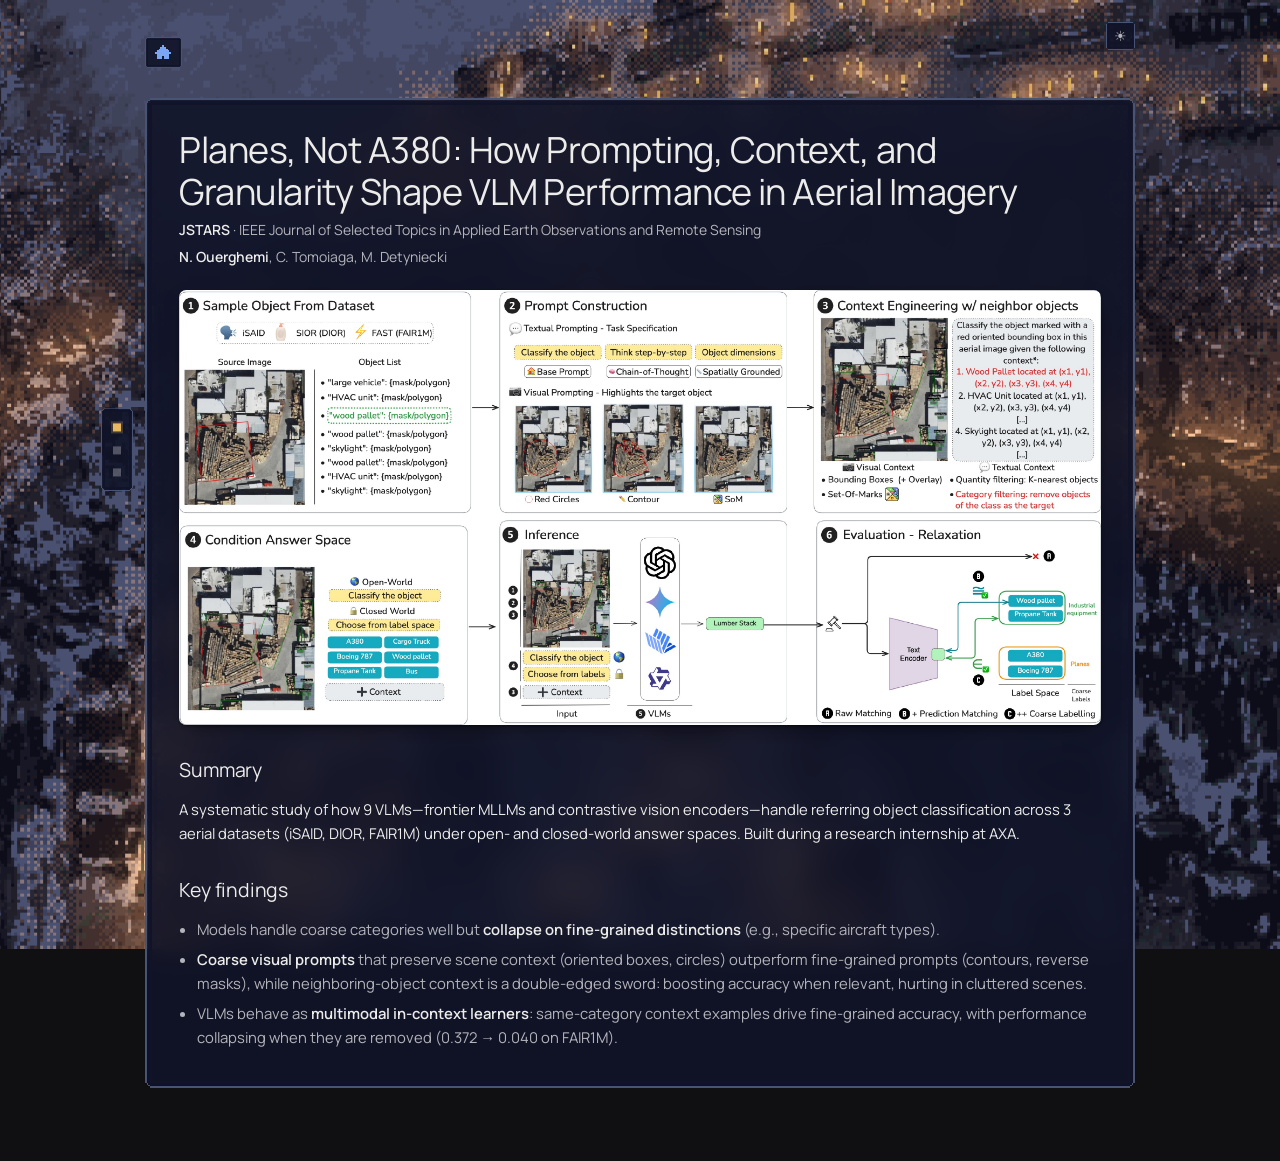
<file: planes/index.html>
<!DOCTYPE html>
<html lang="en">
<head>
<meta charset="utf-8">
<meta name="viewport" content="width=device-width, initial-scale=1">
<title>Planes, Not A380 &mdash; Na&euml;l Ouerghemi</title>
<meta name="description" content="Planes, Not A380: How Prompting, Context, and Granularity Shape VLM Performance in Aerial Imagery &mdash; research by Na&euml;l Ouerghemi, EPFL.">
<link rel="canonical" href="https://ghemdd.github.io/planes/">
<meta property="og:type" content="article">
<meta property="og:site_name" content="Na&euml;l Ouerghemi">
<meta property="og:title" content="Planes, Not A380 &mdash; Na&euml;l Ouerghemi">
<meta property="og:description" content="Planes, Not A380: How Prompting, Context, and Granularity Shape VLM Performance in Aerial Imagery &mdash; research by Na&euml;l Ouerghemi, EPFL.">
<meta property="og:url" content="https://ghemdd.github.io/planes/">
<meta property="og:image" content="https://ghemdd.github.io/og.png">
<meta name="twitter:card" content="summary_large_image">
<link rel="icon" type="image/svg+xml" href="../icon.svg">
<link rel="apple-touch-icon" href="../icon-180.png">
<link rel="stylesheet" href="../style.css?v=20">
<script src="../theme.js?v=2"></script>
</head>
<body class="project">
<canvas id="px" aria-hidden="true" style="--px-zoom:1.45; --px-at:42% 88%"></canvas>
<main>
  <button id="theme-toggle" class="theme-toggle" type="button">☾</button>
  <a class="back" href="../" aria-label="Home" title="Home"><svg class="home" width="18" height="16" viewBox="0 0 18 16" fill="currentColor" shape-rendering="crispEdges" aria-hidden="true"><rect x="8" y="0" width="2" height="2"/><rect x="6" y="2" width="2" height="2"/><rect x="8" y="2" width="2" height="2"/><rect x="10" y="2" width="2" height="2"/><rect x="4" y="4" width="2" height="2"/><rect x="6" y="4" width="2" height="2"/><rect x="8" y="4" width="2" height="2"/><rect x="10" y="4" width="2" height="2"/><rect x="12" y="4" width="2" height="2"/><rect x="2" y="6" width="2" height="2"/><rect x="4" y="6" width="2" height="2"/><rect x="6" y="6" width="2" height="2"/><rect x="8" y="6" width="2" height="2"/><rect x="10" y="6" width="2" height="2"/><rect x="12" y="6" width="2" height="2"/><rect x="14" y="6" width="2" height="2"/><rect x="0" y="8" width="2" height="2"/><rect x="2" y="8" width="2" height="2"/><rect x="4" y="8" width="2" height="2"/><rect x="6" y="8" width="2" height="2"/><rect x="8" y="8" width="2" height="2"/><rect x="10" y="8" width="2" height="2"/><rect x="12" y="8" width="2" height="2"/><rect x="14" y="8" width="2" height="2"/><rect x="16" y="8" width="2" height="2"/><rect x="2" y="10" width="2" height="2"/><rect x="4" y="10" width="2" height="2"/><rect x="6" y="10" width="2" height="2"/><rect x="8" y="10" width="2" height="2"/><rect x="10" y="10" width="2" height="2"/><rect x="12" y="10" width="2" height="2"/><rect x="14" y="10" width="2" height="2"/><rect x="2" y="12" width="2" height="2"/><rect x="4" y="12" width="2" height="2"/><rect x="6" y="12" width="2" height="2"/><rect x="10" y="12" width="2" height="2"/><rect x="12" y="12" width="2" height="2"/><rect x="14" y="12" width="2" height="2"/><rect x="2" y="14" width="2" height="2"/><rect x="4" y="14" width="2" height="2"/><rect x="6" y="14" width="2" height="2"/><rect x="10" y="14" width="2" height="2"/><rect x="12" y="14" width="2" height="2"/><rect x="14" y="14" width="2" height="2"/></svg></a>
  <section class="panel">
    <h1 data-outline="Overview">Planes, Not A380: How Prompting, Context, and Granularity Shape VLM Performance in Aerial Imagery</h1>
    <div class="pmeta"><strong>JSTARS</strong> &middot; IEEE Journal of Selected Topics in Applied Earth Observations and Remote Sensing</div>
    <div class="pmeta"><span class="authors"><strong>N. Ouerghemi</strong>, C. Tomoiaga, M. Detyniecki</span></div>
  
    <img class="hero" src="../figs/planes.png" alt="Referring object classification protocol">
    <article>
  <section>
  <h2>Summary</h2>
  <p>A systematic study of how 9 VLMs&mdash;frontier MLLMs and contrastive vision encoders&mdash;handle referring object
  classification across 3 aerial datasets (iSAID, DIOR, FAIR1M) under open- and closed-world answer spaces. Built during
  a research internship at AXA.</p>
  </section>
  <section>
  <h2>Key findings</h2>
  <ul class="findings">
  <li>Models handle coarse categories well but <strong>collapse on fine-grained distinctions</strong> (e.g., specific
  aircraft types).</li>
  <li><strong>Coarse visual prompts</strong> that preserve scene context (oriented boxes, circles) outperform fine-grained
  prompts (contours, reverse masks), while neighboring-object context is a double-edged sword: boosting accuracy when
  relevant, hurting in cluttered scenes.</li>
  <li>VLMs behave as <strong>multimodal in-context learners</strong>: same-category context examples drive fine-grained
  accuracy, with performance collapsing when they are removed (0.372 &rarr; 0.040 on FAIR1M).</li>
  </ul>
  </section>
    </article>
  </section>

</main>
<script src="../px/scene.js?v=8"></script>
<script src="../outline.js?v=1"></script>
</body>
</html>
</file>
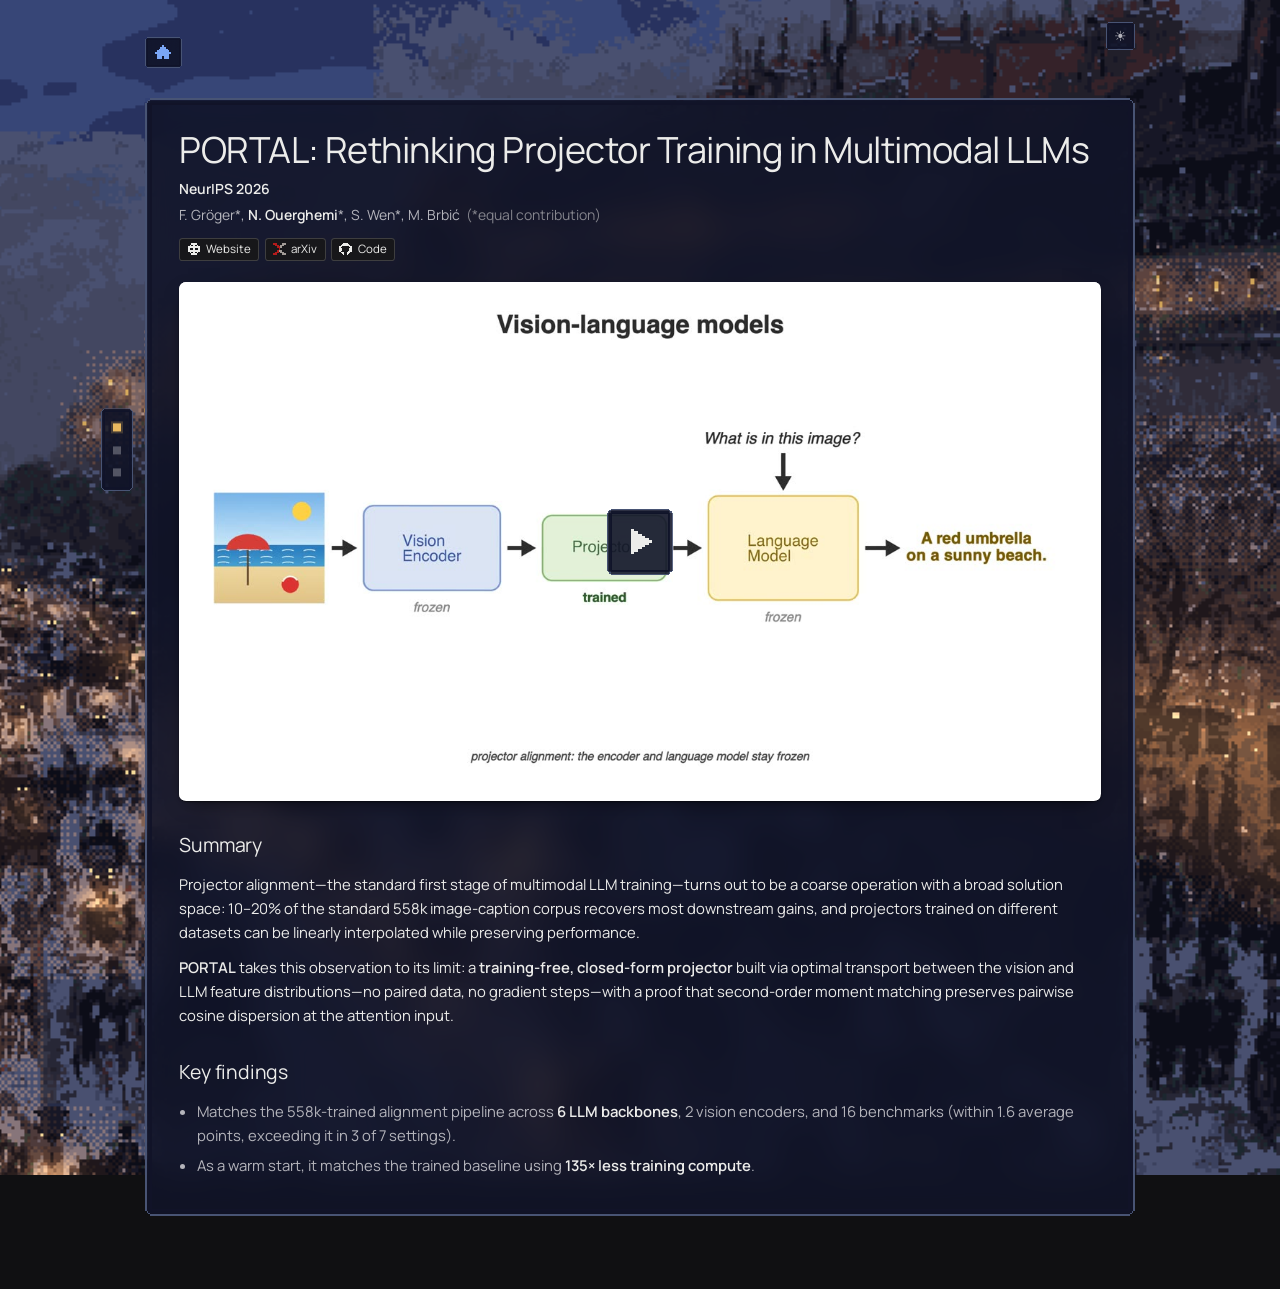
<file: portal/index.html>
<!DOCTYPE html>
<html lang="en">
<head>
<meta charset="utf-8">
<meta name="viewport" content="width=device-width, initial-scale=1">
<title>PORTAL &mdash; Na&euml;l Ouerghemi</title>
<meta name="description" content="PORTAL: Rethinking Projector Training in Multimodal LLMs &mdash; research by Na&euml;l Ouerghemi, EPFL.">
<link rel="canonical" href="https://ghemdd.github.io/portal/">
<meta property="og:type" content="article">
<meta property="og:site_name" content="Na&euml;l Ouerghemi">
<meta property="og:title" content="PORTAL &mdash; Na&euml;l Ouerghemi">
<meta property="og:description" content="PORTAL: Rethinking Projector Training in Multimodal LLMs &mdash; research by Na&euml;l Ouerghemi, EPFL.">
<meta property="og:url" content="https://ghemdd.github.io/portal/">
<meta property="og:image" content="https://ghemdd.github.io/og.png">
<meta name="twitter:card" content="summary_large_image">
<link rel="icon" type="image/svg+xml" href="../icon.svg">
<link rel="apple-touch-icon" href="../icon-180.png">
<link rel="stylesheet" href="../style.css?v=20">
<script src="../theme.js?v=2"></script>
</head>
<body class="project">
<canvas id="px" aria-hidden="true" style="--px-zoom:1.45; --px-at:85% 32%"></canvas>
<main>
  <button id="theme-toggle" class="theme-toggle" type="button">☾</button>
  <a class="back" href="../" aria-label="Home" title="Home"><svg class="home" width="18" height="16" viewBox="0 0 18 16" fill="currentColor" shape-rendering="crispEdges" aria-hidden="true"><rect x="8" y="0" width="2" height="2"/><rect x="6" y="2" width="2" height="2"/><rect x="8" y="2" width="2" height="2"/><rect x="10" y="2" width="2" height="2"/><rect x="4" y="4" width="2" height="2"/><rect x="6" y="4" width="2" height="2"/><rect x="8" y="4" width="2" height="2"/><rect x="10" y="4" width="2" height="2"/><rect x="12" y="4" width="2" height="2"/><rect x="2" y="6" width="2" height="2"/><rect x="4" y="6" width="2" height="2"/><rect x="6" y="6" width="2" height="2"/><rect x="8" y="6" width="2" height="2"/><rect x="10" y="6" width="2" height="2"/><rect x="12" y="6" width="2" height="2"/><rect x="14" y="6" width="2" height="2"/><rect x="0" y="8" width="2" height="2"/><rect x="2" y="8" width="2" height="2"/><rect x="4" y="8" width="2" height="2"/><rect x="6" y="8" width="2" height="2"/><rect x="8" y="8" width="2" height="2"/><rect x="10" y="8" width="2" height="2"/><rect x="12" y="8" width="2" height="2"/><rect x="14" y="8" width="2" height="2"/><rect x="16" y="8" width="2" height="2"/><rect x="2" y="10" width="2" height="2"/><rect x="4" y="10" width="2" height="2"/><rect x="6" y="10" width="2" height="2"/><rect x="8" y="10" width="2" height="2"/><rect x="10" y="10" width="2" height="2"/><rect x="12" y="10" width="2" height="2"/><rect x="14" y="10" width="2" height="2"/><rect x="2" y="12" width="2" height="2"/><rect x="4" y="12" width="2" height="2"/><rect x="6" y="12" width="2" height="2"/><rect x="10" y="12" width="2" height="2"/><rect x="12" y="12" width="2" height="2"/><rect x="14" y="12" width="2" height="2"/><rect x="2" y="14" width="2" height="2"/><rect x="4" y="14" width="2" height="2"/><rect x="6" y="14" width="2" height="2"/><rect x="10" y="14" width="2" height="2"/><rect x="12" y="14" width="2" height="2"/><rect x="14" y="14" width="2" height="2"/></svg></a>
  <section class="panel">
    <h1 data-outline="Overview">PORTAL: Rethinking Projector Training in Multimodal LLMs</h1>
    <div class="pmeta"><strong>NeurIPS 2026</strong></div>
    <div class="pmeta"><span class="authors">F. Gr&ouml;ger*, <strong>N. Ouerghemi</strong>*, S. Wen*, M. Brbi&#263; &nbsp;<span style="color:var(--faint)">(*equal contribution)</span></span></div>
    <div class="links" style="margin-top:0.75rem"><a href="https://brbiclab.epfl.ch/projects/portal/" target="_blank" rel="noopener noreferrer">Website</a>
      <a href="https://arxiv.org/abs/2610.18598" target="_blank" rel="noopener noreferrer">arXiv</a>
      <a href="https://github.com/mlbio-epfl/PORTAL" target="_blank" rel="noopener noreferrer">Code</a></div>
    <video class="hero" controls preload="none" playsinline poster="../figs/portal_talk_poster.jpg" aria-label="NeurIPS 2026 talk: Rethinking Projector Training in Multimodal LLMs"><source src="../figs/portal_talk.mp4" type="video/mp4"><img class="hero" src="../figs/portal.png" alt="NeurIPS 2026 talk: Rethinking Projector Training in Multimodal LLMs"></video>
    <article>
  <section>
  <h2>Summary</h2>
  <p>Projector alignment&mdash;the standard first stage of multimodal LLM training&mdash;turns out to be a coarse
  operation with a broad solution space: 10&ndash;20% of the standard 558k image-caption corpus recovers most downstream
  gains, and projectors trained on different datasets can be linearly interpolated while preserving performance.</p>
  <p><strong>PORTAL</strong> takes this observation to its limit: a <strong>training-free, closed-form projector</strong>
  built via optimal transport between the vision and LLM feature distributions&mdash;no paired data, no gradient
  steps&mdash;with a proof that second-order moment matching preserves pairwise cosine dispersion at the attention input.</p>
  </section>
  <section>
  <h2>Key findings</h2>
  <ul class="findings">
  <li>Matches the 558k-trained alignment pipeline across <strong>6 LLM backbones</strong>, 2 vision encoders, and 16
  benchmarks (within 1.6 average points, exceeding it in 3 of 7 settings).</li>
  <li>As a warm start, it matches the trained baseline using <strong>135&times; less training compute</strong>.</li>
  </ul>
  </section>
    </article>
  </section>

</main>
<script src="../px/scene.js?v=8"></script>
<script src="../outline.js?v=1"></script>
<script src="../player.js?v=1"></script>
</body>
</html>
</file>
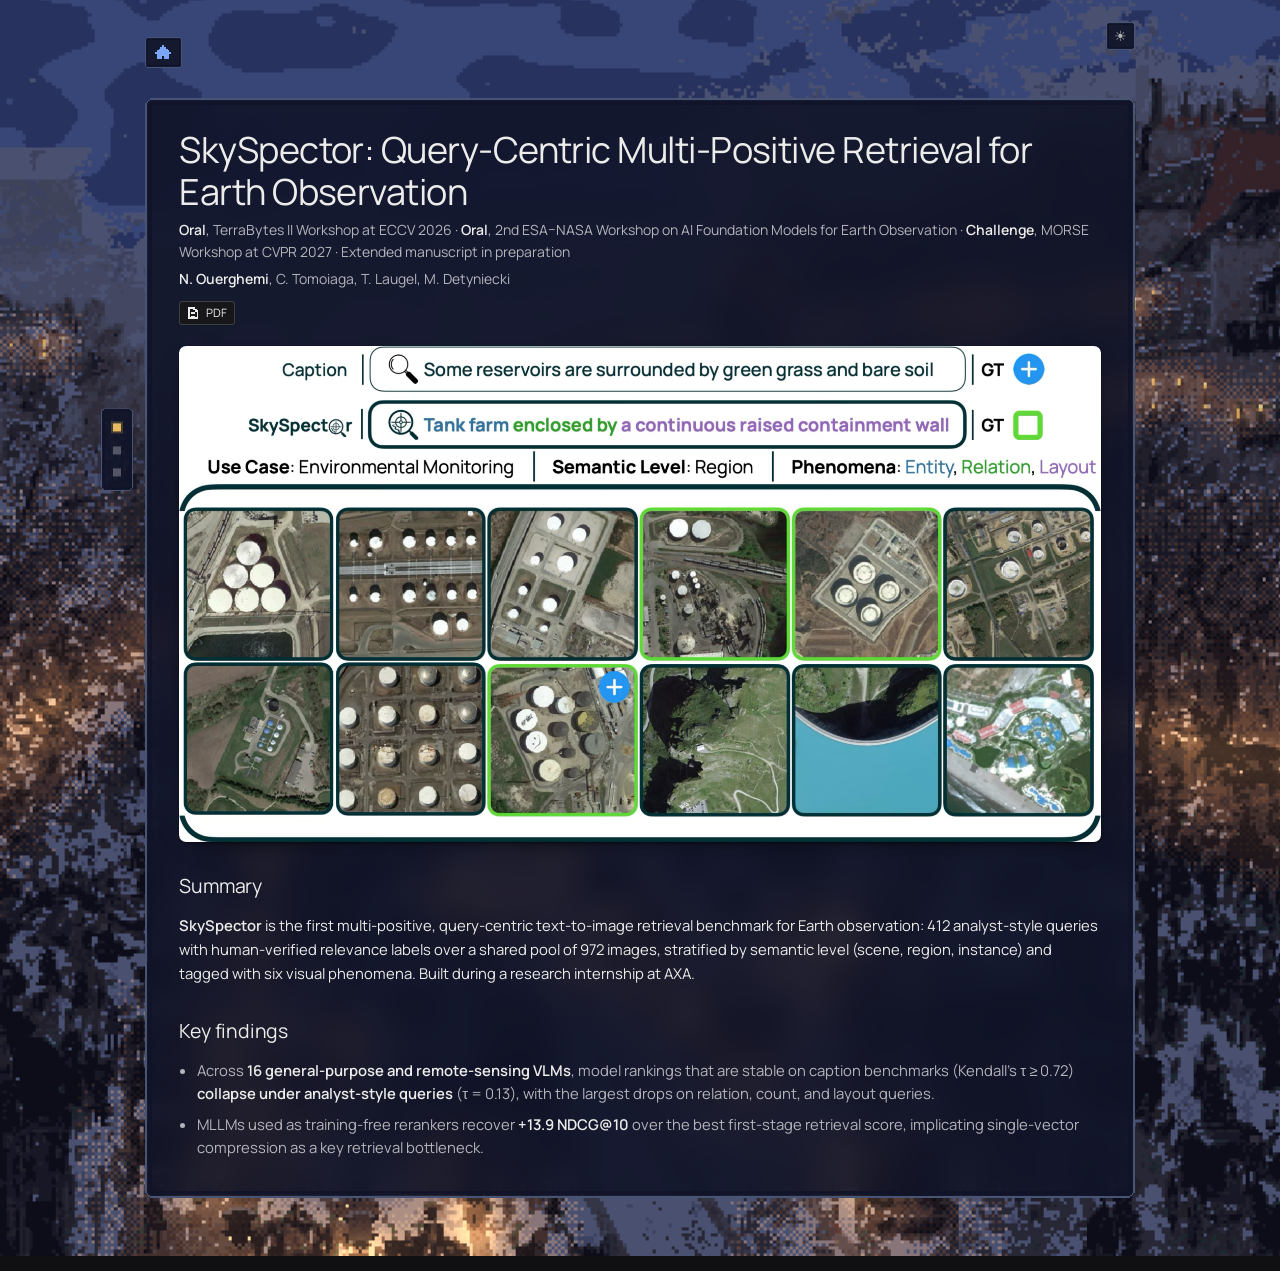
<file: skyspector/index.html>
<!DOCTYPE html>
<html lang="en">
<head>
<meta charset="utf-8">
<meta name="viewport" content="width=device-width, initial-scale=1">
<title>SkySpector &mdash; Na&euml;l Ouerghemi</title>
<meta name="description" content="SkySpector: Query-Centric Multi-Positive Retrieval for Earth Observation &mdash; research by Na&euml;l Ouerghemi, EPFL.">
<link rel="canonical" href="https://ghemdd.github.io/skyspector/">
<meta property="og:type" content="article">
<meta property="og:site_name" content="Na&euml;l Ouerghemi">
<meta property="og:title" content="SkySpector &mdash; Na&euml;l Ouerghemi">
<meta property="og:description" content="SkySpector: Query-Centric Multi-Positive Retrieval for Earth Observation &mdash; research by Na&euml;l Ouerghemi, EPFL.">
<meta property="og:url" content="https://ghemdd.github.io/skyspector/">
<meta property="og:image" content="https://ghemdd.github.io/og.png">
<meta name="twitter:card" content="summary_large_image">
<link rel="icon" type="image/svg+xml" href="../icon.svg">
<link rel="apple-touch-icon" href="../icon-180.png">
<link rel="stylesheet" href="../style.css?v=20">
<script src="../theme.js?v=2"></script>
</head>
<body class="project">
<canvas id="px" aria-hidden="true" style="--px-zoom:1.45; --px-at:32% 12%"></canvas>
<main>
  <button id="theme-toggle" class="theme-toggle" type="button">☾</button>
  <a class="back" href="../" aria-label="Home" title="Home"><svg class="home" width="18" height="16" viewBox="0 0 18 16" fill="currentColor" shape-rendering="crispEdges" aria-hidden="true"><rect x="8" y="0" width="2" height="2"/><rect x="6" y="2" width="2" height="2"/><rect x="8" y="2" width="2" height="2"/><rect x="10" y="2" width="2" height="2"/><rect x="4" y="4" width="2" height="2"/><rect x="6" y="4" width="2" height="2"/><rect x="8" y="4" width="2" height="2"/><rect x="10" y="4" width="2" height="2"/><rect x="12" y="4" width="2" height="2"/><rect x="2" y="6" width="2" height="2"/><rect x="4" y="6" width="2" height="2"/><rect x="6" y="6" width="2" height="2"/><rect x="8" y="6" width="2" height="2"/><rect x="10" y="6" width="2" height="2"/><rect x="12" y="6" width="2" height="2"/><rect x="14" y="6" width="2" height="2"/><rect x="0" y="8" width="2" height="2"/><rect x="2" y="8" width="2" height="2"/><rect x="4" y="8" width="2" height="2"/><rect x="6" y="8" width="2" height="2"/><rect x="8" y="8" width="2" height="2"/><rect x="10" y="8" width="2" height="2"/><rect x="12" y="8" width="2" height="2"/><rect x="14" y="8" width="2" height="2"/><rect x="16" y="8" width="2" height="2"/><rect x="2" y="10" width="2" height="2"/><rect x="4" y="10" width="2" height="2"/><rect x="6" y="10" width="2" height="2"/><rect x="8" y="10" width="2" height="2"/><rect x="10" y="10" width="2" height="2"/><rect x="12" y="10" width="2" height="2"/><rect x="14" y="10" width="2" height="2"/><rect x="2" y="12" width="2" height="2"/><rect x="4" y="12" width="2" height="2"/><rect x="6" y="12" width="2" height="2"/><rect x="10" y="12" width="2" height="2"/><rect x="12" y="12" width="2" height="2"/><rect x="14" y="12" width="2" height="2"/><rect x="2" y="14" width="2" height="2"/><rect x="4" y="14" width="2" height="2"/><rect x="6" y="14" width="2" height="2"/><rect x="10" y="14" width="2" height="2"/><rect x="12" y="14" width="2" height="2"/><rect x="14" y="14" width="2" height="2"/></svg></a>
  <section class="panel">
    <h1 data-outline="Overview">SkySpector: Query-Centric Multi-Positive Retrieval for Earth Observation</h1>
    <div class="pmeta"><strong>Oral</strong>, TerraBytes II Workshop at ECCV 2026 &middot; <strong>Oral</strong>, 2nd ESA&ndash;NASA Workshop on AI Foundation Models for Earth Observation &middot; <strong>Challenge</strong>, MORSE Workshop at CVPR 2027 &middot; Extended manuscript in preparation</div>
    <div class="pmeta"><span class="authors"><strong>N. Ouerghemi</strong>, C. Tomoiaga, T. Laugel, M. Detyniecki</span></div>
    <div class="links" style="margin-top:0.75rem"><a href="https://openreview.net/pdf?id=xpxFsK3pcN" target="_blank" rel="noopener noreferrer">PDF</a></div>
    <img class="hero" src="../figs/skyspector.png" alt="SkySpector retrieval example">
    <article>
  <section>
  <h2>Summary</h2>
  <p><strong>SkySpector</strong> is the first multi-positive, query-centric text-to-image retrieval benchmark for Earth
  observation: 412 analyst-style queries with human-verified relevance labels over a shared pool of 972 images,
  stratified by semantic level (scene, region, instance) and tagged with six visual phenomena. Built during a research
  internship at AXA.</p>
  </section>
  <section>
  <h2>Key findings</h2>
  <ul class="findings">
  <li>Across <strong>16 general-purpose and remote-sensing VLMs</strong>, model rankings that are stable on caption
  benchmarks (Kendall&rsquo;s &tau; &ge; 0.72) <strong>collapse under analyst-style queries</strong> (&tau; = 0.13), with
  the largest drops on relation, count, and layout queries.</li>
  <li>MLLMs used as training-free rerankers recover <strong>+13.9 NDCG@10</strong> over the best first-stage retrieval
  score, implicating single-vector compression as a key retrieval bottleneck.</li>
  </ul>
  </section>
    </article>
  </section>

</main>
<script src="../px/scene.js?v=8"></script>
<script src="../outline.js?v=1"></script>
</body>
</html>
</file>
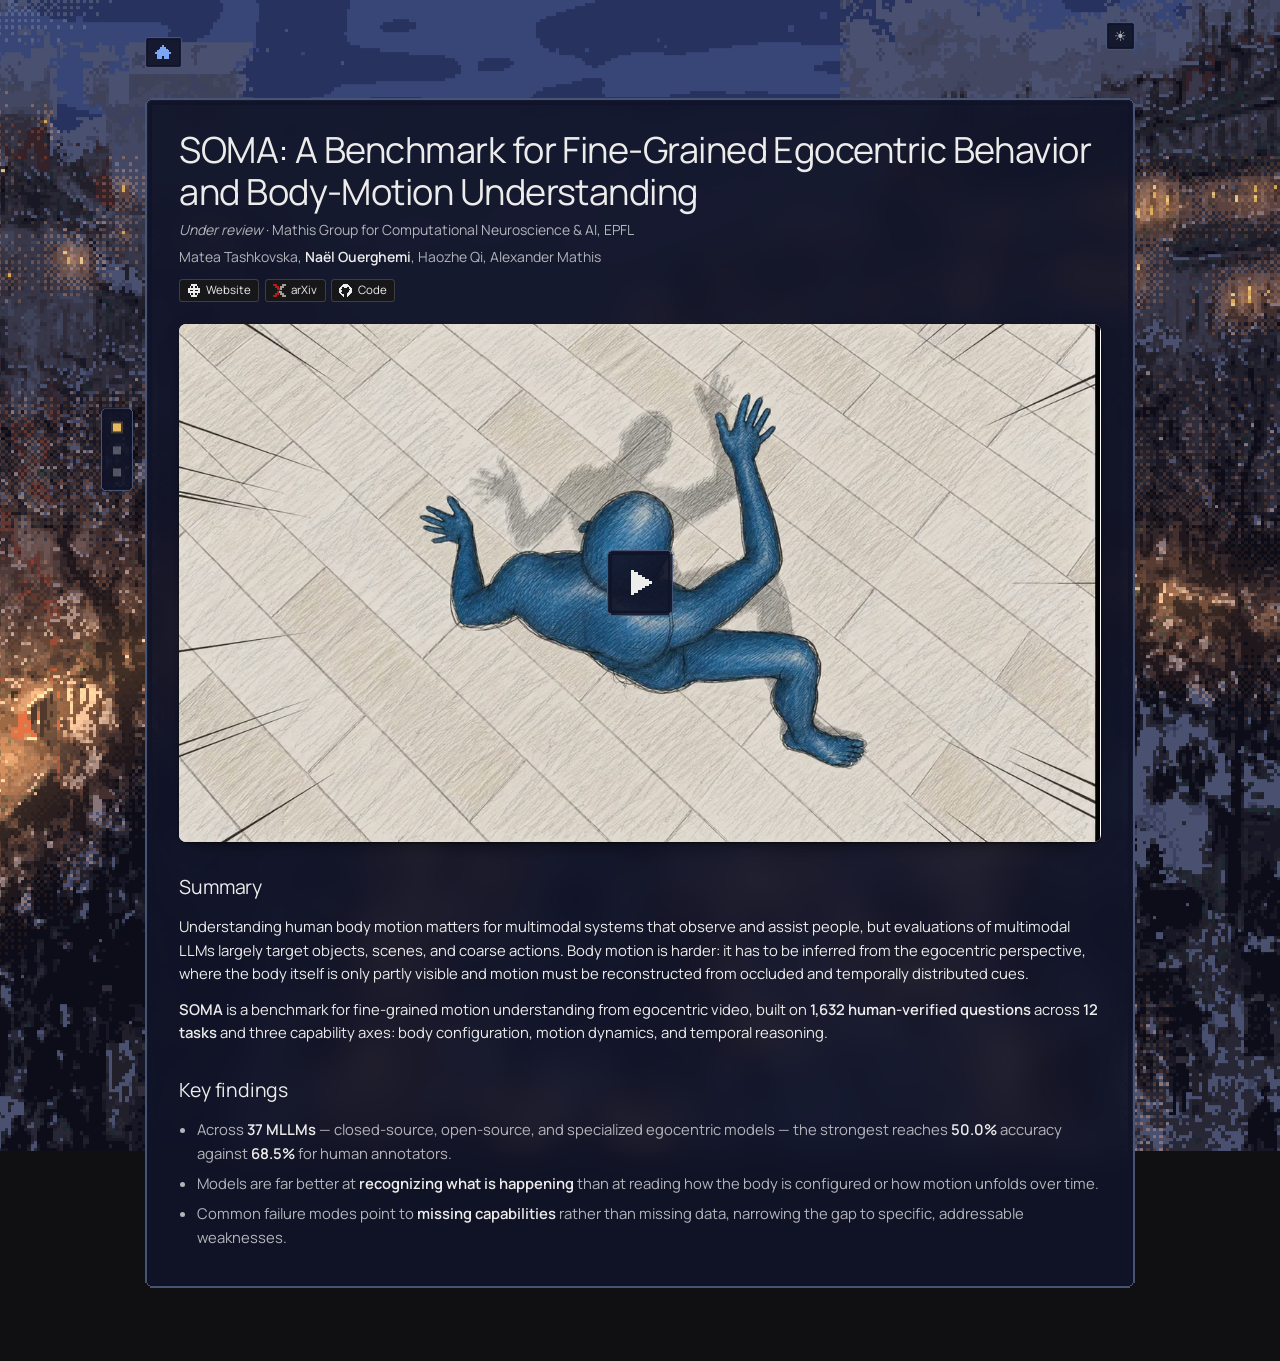
<file: soma/index.html>
<!DOCTYPE html>
<html lang="en">
<head>
<meta charset="utf-8">
<meta name="viewport" content="width=device-width, initial-scale=1">
<title>SOMA &mdash; Na&euml;l Ouerghemi</title>
<meta name="description" content="SOMA: a benchmark for fine-grained egocentric behavior and body-motion understanding.">
<link rel="canonical" href="https://ghemdd.github.io/soma/">
<meta property="og:type" content="article">
<meta property="og:site_name" content="Na&euml;l Ouerghemi">
<meta property="og:title" content="SOMA &mdash; Na&euml;l Ouerghemi">
<meta property="og:description" content="SOMA: a benchmark for fine-grained egocentric behavior and body-motion understanding.">
<meta property="og:url" content="https://ghemdd.github.io/soma/">
<meta property="og:image" content="https://ghemdd.github.io/og.png">
<meta name="twitter:card" content="summary_large_image">
<link rel="icon" type="image/svg+xml" href="../icon.svg">
<link rel="apple-touch-icon" href="../icon-180.png">
<link rel="stylesheet" href="../style.css?v=20">
<script src="../theme.js?v=2"></script>
</head>
<body class="project">
<canvas id="px" aria-hidden="true" style="--px-zoom:1.45; --px-at:4% 38%"></canvas>
<main>
  <button id="theme-toggle" class="theme-toggle" type="button">☾</button>
  <a class="back" href="../" aria-label="Home" title="Home"><svg class="home" width="18" height="16" viewBox="0 0 18 16" fill="currentColor" shape-rendering="crispEdges" aria-hidden="true"><rect x="8" y="0" width="2" height="2"/><rect x="6" y="2" width="2" height="2"/><rect x="8" y="2" width="2" height="2"/><rect x="10" y="2" width="2" height="2"/><rect x="4" y="4" width="2" height="2"/><rect x="6" y="4" width="2" height="2"/><rect x="8" y="4" width="2" height="2"/><rect x="10" y="4" width="2" height="2"/><rect x="12" y="4" width="2" height="2"/><rect x="2" y="6" width="2" height="2"/><rect x="4" y="6" width="2" height="2"/><rect x="6" y="6" width="2" height="2"/><rect x="8" y="6" width="2" height="2"/><rect x="10" y="6" width="2" height="2"/><rect x="12" y="6" width="2" height="2"/><rect x="14" y="6" width="2" height="2"/><rect x="0" y="8" width="2" height="2"/><rect x="2" y="8" width="2" height="2"/><rect x="4" y="8" width="2" height="2"/><rect x="6" y="8" width="2" height="2"/><rect x="8" y="8" width="2" height="2"/><rect x="10" y="8" width="2" height="2"/><rect x="12" y="8" width="2" height="2"/><rect x="14" y="8" width="2" height="2"/><rect x="16" y="8" width="2" height="2"/><rect x="2" y="10" width="2" height="2"/><rect x="4" y="10" width="2" height="2"/><rect x="6" y="10" width="2" height="2"/><rect x="8" y="10" width="2" height="2"/><rect x="10" y="10" width="2" height="2"/><rect x="12" y="10" width="2" height="2"/><rect x="14" y="10" width="2" height="2"/><rect x="2" y="12" width="2" height="2"/><rect x="4" y="12" width="2" height="2"/><rect x="6" y="12" width="2" height="2"/><rect x="10" y="12" width="2" height="2"/><rect x="12" y="12" width="2" height="2"/><rect x="14" y="12" width="2" height="2"/><rect x="2" y="14" width="2" height="2"/><rect x="4" y="14" width="2" height="2"/><rect x="6" y="14" width="2" height="2"/><rect x="10" y="14" width="2" height="2"/><rect x="12" y="14" width="2" height="2"/><rect x="14" y="14" width="2" height="2"/></svg></a>
  <section class="panel">
    <h1 data-outline="Overview">SOMA: A Benchmark for Fine-Grained Egocentric Behavior and Body-Motion Understanding</h1>
    <div class="pmeta"><em>Under review</em> &middot; Mathis Group for Computational Neuroscience &amp; AI, EPFL</div>
    <div class="pmeta"><span class="authors">Matea Tashkovska, <strong>Na&euml;l Ouerghemi</strong>, Haozhe Qi,
    Alexander Mathis</span></div>
    <div class="links" style="margin-top:0.75rem"><a href="https://cnai.epfl.ch/soma/" target="_blank" rel="noopener noreferrer">Website</a>
      <a href="https://arxiv.org/abs/2610.36384" target="_blank" rel="noopener noreferrer">arXiv</a>
      <a href="https://github.com/amathislab/soma" target="_blank" rel="noopener noreferrer">Code</a></div>
    <video class="hero" controls preload="none" playsinline poster="../figs/soma_teaser_long_poster.jpg" aria-label="SOMA benchmark teaser"><source src="../figs/soma_teaser_long.mp4" type="video/mp4"><img class="hero" src="../figs/soma.png" alt="SOMA benchmark teaser"></video>
    <article>
      <h2>Summary</h2>
      <p>Understanding human body motion matters for multimodal systems that observe and assist people, but
      evaluations of multimodal LLMs largely target objects, scenes, and coarse actions. Body motion is harder: it
      has to be inferred from the egocentric perspective, where the body itself is only partly visible and motion
      must be reconstructed from occluded and temporally distributed cues.</p>
      <p><strong>SOMA</strong> is a benchmark for fine-grained motion understanding from egocentric video, built on
      <strong>1,632 human-verified questions</strong> across <strong>12 tasks</strong> and three capability axes:
      body configuration, motion dynamics, and temporal reasoning.</p>
      <h2>Key findings</h2>
      <ul class="findings">
        <li>Across <strong>37 MLLMs</strong> &mdash; closed-source, open-source, and specialized egocentric models &mdash;
        the strongest reaches <strong>50.0%</strong> accuracy against <strong>68.5%</strong> for human annotators.</li>
        <li>Models are far better at <strong>recognizing what is happening</strong> than at reading how the body is
        configured or how motion unfolds over time.</li>
        <li>Common failure modes point to <strong>missing capabilities</strong> rather than missing data, narrowing the
        gap to specific, addressable weaknesses.</li>
      </ul>
    </article>
  </section>

</main>
<script src="../px/scene.js?v=8"></script>
<script src="../outline.js?v=1"></script>
<script src="../player.js?v=1"></script>
<script>
// the teaser's soundtrack is loud; it starts at 40% and the controls take it from there
document.querySelectorAll('video.hero').forEach(function (v) { v.volume = 0.4; });
</script>
</body>
</html>
</file>
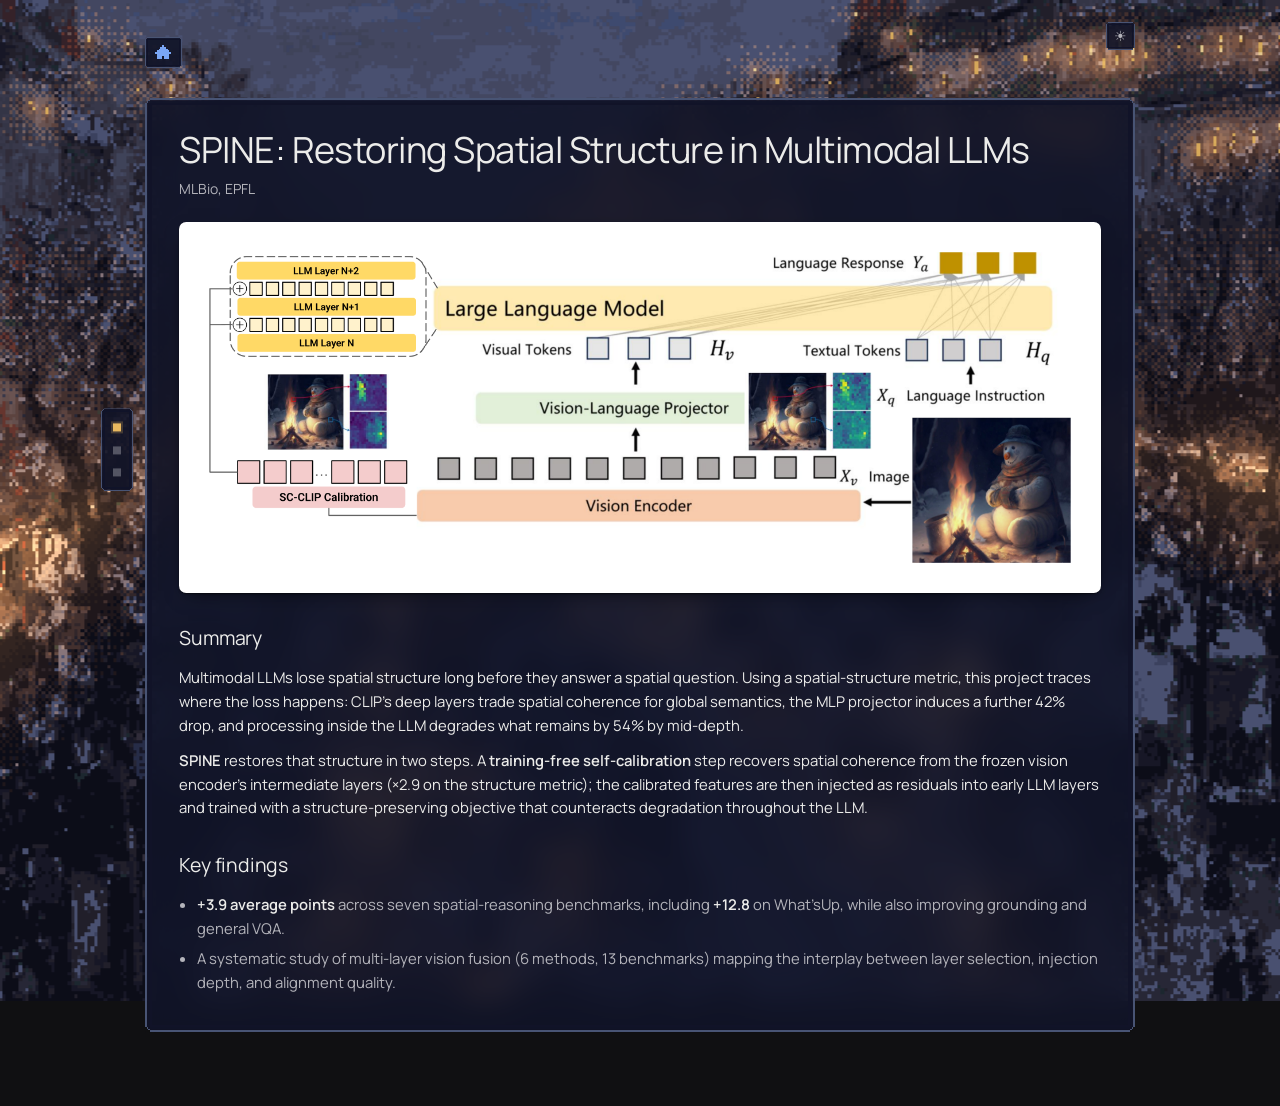
<file: spine/index.html>
<!DOCTYPE html>
<html lang="en">
<head>
<meta charset="utf-8">
<meta name="viewport" content="width=device-width, initial-scale=1">
<title>SPINE &mdash; Na&euml;l Ouerghemi</title>
<meta name="description" content="SPINE: Restoring Spatial Structure in Multimodal LLMs &mdash; research by Na&euml;l Ouerghemi, EPFL.">
<link rel="canonical" href="https://ghemdd.github.io/spine/">
<meta property="og:type" content="article">
<meta property="og:site_name" content="Na&euml;l Ouerghemi">
<meta property="og:title" content="SPINE &mdash; Na&euml;l Ouerghemi">
<meta property="og:description" content="SPINE: Restoring Spatial Structure in Multimodal LLMs &mdash; research by Na&euml;l Ouerghemi, EPFL.">
<meta property="og:url" content="https://ghemdd.github.io/spine/">
<meta property="og:image" content="https://ghemdd.github.io/og.png">
<meta name="twitter:card" content="summary_large_image">
<link rel="icon" type="image/svg+xml" href="../icon.svg">
<link rel="apple-touch-icon" href="../icon-180.png">
<link rel="stylesheet" href="../style.css?v=20">
<script src="../theme.js?v=2"></script>
</head>
<body class="project">
<canvas id="px" aria-hidden="true" style="--px-zoom:1.45; --px-at:10% 75%"></canvas>
<main>
  <button id="theme-toggle" class="theme-toggle" type="button">☾</button>
  <a class="back" href="../" aria-label="Home" title="Home"><svg class="home" width="18" height="16" viewBox="0 0 18 16" fill="currentColor" shape-rendering="crispEdges" aria-hidden="true"><rect x="8" y="0" width="2" height="2"/><rect x="6" y="2" width="2" height="2"/><rect x="8" y="2" width="2" height="2"/><rect x="10" y="2" width="2" height="2"/><rect x="4" y="4" width="2" height="2"/><rect x="6" y="4" width="2" height="2"/><rect x="8" y="4" width="2" height="2"/><rect x="10" y="4" width="2" height="2"/><rect x="12" y="4" width="2" height="2"/><rect x="2" y="6" width="2" height="2"/><rect x="4" y="6" width="2" height="2"/><rect x="6" y="6" width="2" height="2"/><rect x="8" y="6" width="2" height="2"/><rect x="10" y="6" width="2" height="2"/><rect x="12" y="6" width="2" height="2"/><rect x="14" y="6" width="2" height="2"/><rect x="0" y="8" width="2" height="2"/><rect x="2" y="8" width="2" height="2"/><rect x="4" y="8" width="2" height="2"/><rect x="6" y="8" width="2" height="2"/><rect x="8" y="8" width="2" height="2"/><rect x="10" y="8" width="2" height="2"/><rect x="12" y="8" width="2" height="2"/><rect x="14" y="8" width="2" height="2"/><rect x="16" y="8" width="2" height="2"/><rect x="2" y="10" width="2" height="2"/><rect x="4" y="10" width="2" height="2"/><rect x="6" y="10" width="2" height="2"/><rect x="8" y="10" width="2" height="2"/><rect x="10" y="10" width="2" height="2"/><rect x="12" y="10" width="2" height="2"/><rect x="14" y="10" width="2" height="2"/><rect x="2" y="12" width="2" height="2"/><rect x="4" y="12" width="2" height="2"/><rect x="6" y="12" width="2" height="2"/><rect x="10" y="12" width="2" height="2"/><rect x="12" y="12" width="2" height="2"/><rect x="14" y="12" width="2" height="2"/><rect x="2" y="14" width="2" height="2"/><rect x="4" y="14" width="2" height="2"/><rect x="6" y="14" width="2" height="2"/><rect x="10" y="14" width="2" height="2"/><rect x="12" y="14" width="2" height="2"/><rect x="14" y="14" width="2" height="2"/></svg></a>
  <section class="panel">
    <h1 data-outline="Overview">SPINE: Restoring Spatial Structure in Multimodal LLMs</h1>
    <div class="pmeta">MLBio, EPFL</div>
  
    <img class="hero" src="../figs/spine.png" alt="Layer-wise ablation for language modeling tasks">
    <article>
  <section>
  <h2>Summary</h2>
  <p>Multimodal LLMs lose spatial structure long before they answer a spatial question. Using a spatial-structure metric,
  this project traces where the loss happens: CLIP&rsquo;s deep layers trade spatial coherence for global semantics, the MLP
  projector induces a further 42% drop, and processing inside the LLM degrades what remains by 54% by mid-depth.</p>
  <p><strong>SPINE</strong> restores that structure in two steps. A <strong>training-free self-calibration</strong> step
  recovers spatial coherence from the frozen vision encoder&rsquo;s intermediate layers (&times;2.9 on the structure metric);
  the calibrated features are then injected as residuals into early LLM layers and trained with a structure-preserving
  objective that counteracts degradation throughout the LLM.</p>
  </section>
  <section>
  <h2>Key findings</h2>
  <ul class="findings">
  <li><strong>+3.9 average points</strong> across seven spatial-reasoning benchmarks, including <strong>+12.8</strong> on
  What&rsquo;sUp, while also improving grounding and general VQA.</li>
  <li>A systematic study of multi-layer vision fusion (6 methods, 13 benchmarks) mapping the interplay between layer
  selection, injection depth, and alignment quality.</li>
  </ul>
  </section>
    </article>
  </section>

</main>
<script src="../px/scene.js?v=8"></script>
<script src="../outline.js?v=1"></script>
</body>
</html>
</file>
<file: style.css>
@font-face { font-family:'Manrope'; font-weight:400; font-style:normal; font-display:swap;
  src:url([data-uri]) format('truetype'); }
@font-face { font-family:'Manrope'; font-weight:600; font-style:normal; font-display:swap;
  src:url([data-uri]) format('truetype'); }


/* ---------------------------------------------------------------- tokens */
:root {
  --bg:#ffffff;
  --fg:#1a1a1a;
  --muted:#444448;
  --faint:#77777c;
  --link:#1a56c4;
  --line:rgba(26,26,26,.18);
  --card:#fcfcfc;
  --maxw:1140px;
}
:root[data-theme="dark"] {
  --bg:#101012; --fg:#ececea; --muted:#b4b4bb; --faint:#85858d;
  --link:#7aa6f5; --line:rgba(236,236,234,.18); --card:#17171a;
}

/* ------------------------------------------------------------------ base */
* { box-sizing:border-box; }
html { -webkit-text-size-adjust:100%; }
body {
  margin:0;
  background:var(--bg);
  color:var(--fg);
  font-family:'Manrope',-apple-system,BlinkMacSystemFont,"Segoe UI",Helvetica,Arial,sans-serif;
  font-size:16.5px;
  line-height:1.6;
  -webkit-font-smoothing:antialiased;
}
main { max-width:var(--maxw); margin:0 auto; padding:3.5rem 20px 4rem; }
a { color:var(--link); text-decoration:none; }
a:hover { text-decoration:underline; }
p { margin:0 0 .8rem; }
strong { font-weight:700; }

/* ---------------------------------------------------------------- header */
.head { display:grid; grid-template-columns:1fr; gap:2.4rem; align-items:start;
        margin-bottom:2.6rem; }   /* with a photo: 230px 1fr */
.portrait { width:230px; height:230px; object-fit:cover; border-radius:6px; }
.portrait-ph { width:230px; height:230px; border-radius:6px; background:var(--card);
               border:1px dashed var(--line); display:flex; align-items:center;
               justify-content:center; color:var(--faint); font-size:.78rem;
               text-align:center; padding:1rem; line-height:1.45; }
h1 { margin:0 0 .5rem; font-size:2.5rem; line-height:1.15; font-weight:500;
     letter-spacing:-.015em; }
.contact { margin:0 0 .15rem; color:var(--muted); font-size:.97rem; }
.linkline { margin:0 0 1rem; font-size:.97rem; }
.linkline .sep { color:var(--faint); margin:0 .3rem; }
.contact a, .linkline a { display:inline-flex; align-items:center; gap:.36rem; }
/* pixel glyphs, 7x7 at 2 px per pixel like the paper link icons */
.contact .ico, .linkline .ico { width:14px; height:14px; flex:none; fill:currentColor; }

.bio p { margin-bottom:.8rem; }
.bio p:last-child { margin-bottom:0; }

/* -------------------------------------------------------------- sections */
h2 { margin:2.6rem 0 .9rem; font-size:1.65rem; font-weight:500; letter-spacing:-.01em; }
h2 .hint { font-size:.9rem; font-weight:400; color:var(--muted); letter-spacing:0; }

/* ------------------------------------------------------------------ news */
.news { margin:0; padding-left:1.25rem; }
.news li { margin-bottom:.3rem; color:var(--fg); }
.news .date { color:var(--fg); font-weight:700; display:inline-block; min-width:4.5rem;
               font-variant-numeric:tabular-nums; }

/* ---------------------------------------------------------------- papers */
.pub { display:grid; grid-template-columns:330px 1fr; gap:1.7rem; margin-bottom:2rem;
       align-items:start; }
.pub:last-of-type { margin-bottom:0; }
.pub > a { display:block; border-radius:8px; overflow:hidden; line-height:0; background:#fff;
            box-shadow:0 1px 2px rgba(18,18,28,.06), 0 5px 14px -8px rgba(18,18,28,.26);
            transition:box-shadow .18s ease, transform .18s ease; }
.pub > a:hover { box-shadow:0 2px 4px rgba(18,18,28,.08), 0 10px 22px -10px rgba(18,18,28,.34);
                 transform:translateY(-1px); }
:root[data-theme="dark"] .pub > a {
  box-shadow:0 1px 2px rgba(0,0,0,.5), 0 6px 18px -8px rgba(0,0,0,.65); }
:root[data-theme="dark"] .pub > a:hover {
  box-shadow:0 2px 5px rgba(0,0,0,.55), 0 12px 26px -10px rgba(0,0,0,.75); }
.thumb { display:block; width:100%; height:auto; background:#fff; border:0; }
.ptitle { margin:0 0 .12rem; font-size:1.06rem; font-weight:700; line-height:1.35; color:var(--fg); }
.ptitle a { color:var(--fg); }
.ptitle a:hover { color:var(--link); text-decoration:none; }
.authors { margin:0 0 .05rem; font-size:.97rem; color:var(--muted); }
.authors .me { color:var(--fg); font-weight:700; }
.venue { margin:0; font-size:.97rem; color:var(--muted); }
.venue strong { color:var(--fg); }
.note { margin:.3rem 0 0; font-size:.93rem; color:var(--faint); }
.plinks { display:flex; flex-wrap:wrap; gap:.4rem; margin-top:.55rem; }
.plinks a { display:inline-block; font-size:.8rem; color:var(--fg); border:4px solid transparent;
            border-image:var(--frame-s) 4; padding:0 .4rem; background:var(--panel); background-clip:padding-box; }
.plinks a:hover { border-image-source:var(--frame-h); color:var(--link); text-decoration:none; }
.pub.nofig { grid-template-columns:1fr; }

/* ------------------------------------------------------------ experience */
.exp { margin:0; padding-left:1.25rem; }
.exp li { margin-bottom:.35rem; }
.exp .when { color:var(--muted); }

/* ---------------------------------------------------------- project page */
.back { display:inline-block; font-size:.95rem; margin-bottom:1.6rem; }
/* the back link sits on the street, so it gets the panels' glass */
.back { background:var(--panel); background-clip:padding-box; border:4px solid transparent; border-image:var(--frame-s) 4;
  -webkit-backdrop-filter:blur(16px) saturate(1.2); backdrop-filter:blur(16px) saturate(1.2); }
.back { padding:.35rem .5rem; line-height:0; }
.back .home { display:block; }
article h2 { font-size:1.35rem; margin-top:2rem; }
.pmeta { margin:.3rem 0 0; font-size:.97rem; color:var(--muted); }
.pmeta strong { color:var(--fg); }
.links { margin-top:.8rem; display:flex; flex-wrap:wrap; gap:.4rem; }
.links a { display:inline-block; font-size:.8rem; color:var(--fg); border:1px solid var(--line);
           border-radius:4px; padding:.1rem .5rem; background:var(--card); }
.links a:hover { border-color:var(--link); color:var(--link); text-decoration:none; }
.findings { padding-left:1.25rem; margin:0; }
.findings li { margin-bottom:.45rem; color:var(--muted); }
.findings li strong { color:var(--fg); }
.hero { display:block; width:100%; margin:1.5rem 0 0; border-radius:8px; background:#fff;
        box-shadow:0 1px 2px rgba(18,18,28,.06), 0 6px 18px -10px rgba(18,18,28,.28); }
:root[data-theme="dark"] .hero {
  box-shadow:0 1px 2px rgba(0,0,0,.5), 0 8px 22px -10px rgba(0,0,0,.7); }

/* ------------------------------------------------------------ responsive */
@media (max-width:760px) {
  main { padding-top:2.5rem; }
  .head { grid-template-columns:1fr; gap:1.4rem; }
  .portrait, .portrait-ph { width:160px; height:160px; }
  .pub { grid-template-columns:1fr; gap:.9rem; }
  .thumb { max-width:380px; }
  h1 { font-size:2.1rem; }
}

/* ----------------------------------------------------------- theme toggle */
.theme-toggle {
  position:absolute; top:1.5rem; right:20px;
  width:2rem; height:2rem; padding:0; line-height:1;
  font-size:1rem; font-family:inherit;
  color:var(--muted); background:var(--panel); background-clip:padding-box;
  border:4px solid transparent; border-image:var(--frame-s) 4;
  cursor:pointer; -webkit-appearance:none; appearance:none;
}
.theme-toggle:hover { color:var(--link); border-image-source:var(--frame-h); }
main { position:relative; }

/* ------------------------------------------------------- the boulevard */
/* Pissarro's Boulevard Montmartre as a 320x200 pixel scene (px/scene.js), day in
   the light theme and night in the dark one. Each page frames its own stretch of
   it: --px-zoom enlarges the scene, --px-at says which part stays in view. */
#px { position:fixed; inset:0; width:100%; height:100%; z-index:0;
      pointer-events:none; user-select:none; object-fit:cover;
      image-rendering:crisp-edges; image-rendering:pixelated;
      transform:scale(var(--px-zoom, 1)); transform-origin:var(--px-at, 50% 50%); }

/* moving between pages cross-fades instead of cutting */
@view-transition { navigation:auto; }
::view-transition-old(root), ::view-transition-new(root) { animation-duration:.45s; animation-timing-function:cubic-bezier(.3, 0, .2, 1); }
@media (prefers-reduced-motion:reduce) { @view-transition { navigation:none; } }
body > main { position:relative; z-index:1; }
/* the content reads best a size down from the browser default on wide screens:
   everything in main (type, column, figures, frames) at 90%, the scene untouched */
@media (min-width:761px) { body > main { zoom:.9; } }

/* ------------------------------------------------------------- outline */
/* The outline rail. Anchored by its right edge just left of the content column, so
   opening it grows into the margin, never over the text. */
.rail { position:fixed; z-index:2; top:50%; transform:translateY(-50%);
  right:calc(50vw + var(--maxw) * .45 - 6px); max-width:calc(50vw - var(--maxw) * .45 - 16px);
  background:var(--panel); background-clip:padding-box; border:4px solid transparent; border-image:var(--frame-s) 4; }
.rail ol { list-style:none; margin:0; padding:.55rem .5rem; }
.rail li + li { margin-top:.6rem; }
.rail a { display:flex; align-items:center; color:var(--muted); white-space:nowrap; font-size:.8rem; line-height:1; }
.rail a:hover, .rail a.on { color:var(--link); text-decoration:none; }
/* one pixel square per section; the current one is lit, gaslight gold at night */
.rail .tick { flex:none; width:8px; height:8px; background:currentColor; opacity:.4; }
.rail a.on .tick { opacity:1; background:var(--link); }
:root[data-theme="dark"] .rail a.on .tick { background:#e9b95f; box-shadow:0 0 0 2px rgba(233,185,95,.22); }
/* the names stay folded away until the rail is hovered, focused or opened */
.rail span { max-width:0; overflow:hidden; opacity:0; margin-left:0;
  transition:max-width .28s cubic-bezier(.3, 0, .2, 1), opacity .2s, margin-left .28s; }
.rail:hover span, .rail:focus-within span, .rail.open span { max-width:14rem; opacity:1; margin-left:.6rem; }
@media (prefers-reduced-motion:reduce) { .rail span { transition:none; } }

.rail-toggle { display:none; }
/* with no room in the margin, the rail folds into a corner button */
@media (max-width:1109px) {
  .rail { display:none; top:auto; bottom:4rem; right:14px; transform:none; max-width:none; }
  .rail.open { display:block; }
  .rail-toggle { display:flex; position:fixed; z-index:3; right:14px; bottom:14px; width:2.4rem; height:2.4rem; padding:0;
    align-items:center; justify-content:center; color:var(--muted); cursor:pointer;
    background:var(--panel); background-clip:padding-box; border:4px solid transparent; border-image:var(--frame-s) 4; }
  .rail-toggle:hover { color:var(--link); border-image-source:var(--frame-h); }
}

/* ------------------------------------------------------------- panels */
/* Panels are pixel-art windows in the scene's own colours: Pissarro's cloud cream
   by day, the night sky's blue at night. Their frames are drawn on an 11-unit tile
   whose corners step in twice (--frame for panels, --frame-s for small pills and
   buttons, --frame-h for those on hover), on roughly the scene's pixel size. */
:root { --panel:rgba(241,238,232,.86);
  --frame:url("data:image/svg+xml,%3Csvg%20xmlns%3D%22http%3A//www.w3.org/2000/svg%22%20width%3D%2222%22%20height%3D%2222%22%20shape-rendering%3D%22crispEdges%22%3E%3Crect%20x%3D%226%22%20y%3D%222%22%20width%3D%2210%22%20height%3D%2218%22%20fill%3D%22%23f1eee8%22%20fill-opacity%3D%220.86%22/%3E%3Crect%20x%3D%224%22%20y%3D%224%22%20width%3D%2214%22%20height%3D%2214%22%20fill%3D%22%23f1eee8%22%20fill-opacity%3D%220.86%22/%3E%3Crect%20x%3D%222%22%20y%3D%226%22%20width%3D%2218%22%20height%3D%2210%22%20fill%3D%22%23f1eee8%22%20fill-opacity%3D%220.86%22/%3E%3Crect%20x%3D%226%22%20y%3D%220%22%20width%3D%2210%22%20height%3D%222%22%20fill%3D%22%233f3a3d%22%20fill-opacity%3D%221%22/%3E%3Crect%20x%3D%226%22%20y%3D%2220%22%20width%3D%2210%22%20height%3D%222%22%20fill%3D%22%233f3a3d%22%20fill-opacity%3D%221%22/%3E%3Crect%20x%3D%220%22%20y%3D%226%22%20width%3D%222%22%20height%3D%2210%22%20fill%3D%22%233f3a3d%22%20fill-opacity%3D%221%22/%3E%3Crect%20x%3D%2220%22%20y%3D%226%22%20width%3D%222%22%20height%3D%2210%22%20fill%3D%22%233f3a3d%22%20fill-opacity%3D%221%22/%3E%3Crect%20x%3D%224%22%20y%3D%222%22%20width%3D%222%22%20height%3D%222%22%20fill%3D%22%233f3a3d%22%20fill-opacity%3D%221%22/%3E%3Crect%20x%3D%222%22%20y%3D%224%22%20width%3D%222%22%20height%3D%222%22%20fill%3D%22%233f3a3d%22%20fill-opacity%3D%221%22/%3E%3Crect%20x%3D%2216%22%20y%3D%222%22%20width%3D%222%22%20height%3D%222%22%20fill%3D%22%233f3a3d%22%20fill-opacity%3D%221%22/%3E%3Crect%20x%3D%2218%22%20y%3D%224%22%20width%3D%222%22%20height%3D%222%22%20fill%3D%22%233f3a3d%22%20fill-opacity%3D%221%22/%3E%3Crect%20x%3D%222%22%20y%3D%2216%22%20width%3D%222%22%20height%3D%222%22%20fill%3D%22%233f3a3d%22%20fill-opacity%3D%221%22/%3E%3Crect%20x%3D%224%22%20y%3D%2218%22%20width%3D%222%22%20height%3D%222%22%20fill%3D%22%233f3a3d%22%20fill-opacity%3D%221%22/%3E%3Crect%20x%3D%2218%22%20y%3D%2216%22%20width%3D%222%22%20height%3D%222%22%20fill%3D%22%233f3a3d%22%20fill-opacity%3D%221%22/%3E%3Crect%20x%3D%2216%22%20y%3D%2218%22%20width%3D%222%22%20height%3D%222%22%20fill%3D%22%233f3a3d%22%20fill-opacity%3D%221%22/%3E%3C/svg%3E");
  --frame-s:url("data:image/svg+xml,%3Csvg%20xmlns%3D%22http%3A//www.w3.org/2000/svg%22%20width%3D%2211%22%20height%3D%2211%22%20shape-rendering%3D%22crispEdges%22%3E%3Crect%20x%3D%223%22%20y%3D%221%22%20width%3D%225%22%20height%3D%229%22%20fill%3D%22%23f1eee8%22%20fill-opacity%3D%220.9%22/%3E%3Crect%20x%3D%222%22%20y%3D%222%22%20width%3D%227%22%20height%3D%227%22%20fill%3D%22%23f1eee8%22%20fill-opacity%3D%220.9%22/%3E%3Crect%20x%3D%221%22%20y%3D%223%22%20width%3D%229%22%20height%3D%225%22%20fill%3D%22%23f1eee8%22%20fill-opacity%3D%220.9%22/%3E%3Crect%20x%3D%223%22%20y%3D%220%22%20width%3D%225%22%20height%3D%221%22%20fill%3D%22%233f3a3d%22%20fill-opacity%3D%221%22/%3E%3Crect%20x%3D%223%22%20y%3D%2210%22%20width%3D%225%22%20height%3D%221%22%20fill%3D%22%233f3a3d%22%20fill-opacity%3D%221%22/%3E%3Crect%20x%3D%220%22%20y%3D%223%22%20width%3D%221%22%20height%3D%225%22%20fill%3D%22%233f3a3d%22%20fill-opacity%3D%221%22/%3E%3Crect%20x%3D%2210%22%20y%3D%223%22%20width%3D%221%22%20height%3D%225%22%20fill%3D%22%233f3a3d%22%20fill-opacity%3D%221%22/%3E%3Crect%20x%3D%222%22%20y%3D%221%22%20width%3D%221%22%20height%3D%221%22%20fill%3D%22%233f3a3d%22%20fill-opacity%3D%221%22/%3E%3Crect%20x%3D%221%22%20y%3D%222%22%20width%3D%221%22%20height%3D%221%22%20fill%3D%22%233f3a3d%22%20fill-opacity%3D%221%22/%3E%3Crect%20x%3D%228%22%20y%3D%221%22%20width%3D%221%22%20height%3D%221%22%20fill%3D%22%233f3a3d%22%20fill-opacity%3D%221%22/%3E%3Crect%20x%3D%229%22%20y%3D%222%22%20width%3D%221%22%20height%3D%221%22%20fill%3D%22%233f3a3d%22%20fill-opacity%3D%221%22/%3E%3Crect%20x%3D%221%22%20y%3D%228%22%20width%3D%221%22%20height%3D%221%22%20fill%3D%22%233f3a3d%22%20fill-opacity%3D%221%22/%3E%3Crect%20x%3D%222%22%20y%3D%229%22%20width%3D%221%22%20height%3D%221%22%20fill%3D%22%233f3a3d%22%20fill-opacity%3D%221%22/%3E%3Crect%20x%3D%229%22%20y%3D%228%22%20width%3D%221%22%20height%3D%221%22%20fill%3D%22%233f3a3d%22%20fill-opacity%3D%221%22/%3E%3Crect%20x%3D%228%22%20y%3D%229%22%20width%3D%221%22%20height%3D%221%22%20fill%3D%22%233f3a3d%22%20fill-opacity%3D%221%22/%3E%3C/svg%3E");
  --frame-h:url("data:image/svg+xml,%3Csvg%20xmlns%3D%22http%3A//www.w3.org/2000/svg%22%20width%3D%2211%22%20height%3D%2211%22%20shape-rendering%3D%22crispEdges%22%3E%3Crect%20x%3D%223%22%20y%3D%221%22%20width%3D%225%22%20height%3D%229%22%20fill%3D%22%23f1eee8%22%20fill-opacity%3D%220.9%22/%3E%3Crect%20x%3D%222%22%20y%3D%222%22%20width%3D%227%22%20height%3D%227%22%20fill%3D%22%23f1eee8%22%20fill-opacity%3D%220.9%22/%3E%3Crect%20x%3D%221%22%20y%3D%223%22%20width%3D%229%22%20height%3D%225%22%20fill%3D%22%23f1eee8%22%20fill-opacity%3D%220.9%22/%3E%3Crect%20x%3D%223%22%20y%3D%220%22%20width%3D%225%22%20height%3D%221%22%20fill%3D%22%231a56c4%22%20fill-opacity%3D%221%22/%3E%3Crect%20x%3D%223%22%20y%3D%2210%22%20width%3D%225%22%20height%3D%221%22%20fill%3D%22%231a56c4%22%20fill-opacity%3D%221%22/%3E%3Crect%20x%3D%220%22%20y%3D%223%22%20width%3D%221%22%20height%3D%225%22%20fill%3D%22%231a56c4%22%20fill-opacity%3D%221%22/%3E%3Crect%20x%3D%2210%22%20y%3D%223%22%20width%3D%221%22%20height%3D%225%22%20fill%3D%22%231a56c4%22%20fill-opacity%3D%221%22/%3E%3Crect%20x%3D%222%22%20y%3D%221%22%20width%3D%221%22%20height%3D%221%22%20fill%3D%22%231a56c4%22%20fill-opacity%3D%221%22/%3E%3Crect%20x%3D%221%22%20y%3D%222%22%20width%3D%221%22%20height%3D%221%22%20fill%3D%22%231a56c4%22%20fill-opacity%3D%221%22/%3E%3Crect%20x%3D%228%22%20y%3D%221%22%20width%3D%221%22%20height%3D%221%22%20fill%3D%22%231a56c4%22%20fill-opacity%3D%221%22/%3E%3Crect%20x%3D%229%22%20y%3D%222%22%20width%3D%221%22%20height%3D%221%22%20fill%3D%22%231a56c4%22%20fill-opacity%3D%221%22/%3E%3Crect%20x%3D%221%22%20y%3D%228%22%20width%3D%221%22%20height%3D%221%22%20fill%3D%22%231a56c4%22%20fill-opacity%3D%221%22/%3E%3Crect%20x%3D%222%22%20y%3D%229%22%20width%3D%221%22%20height%3D%221%22%20fill%3D%22%231a56c4%22%20fill-opacity%3D%221%22/%3E%3Crect%20x%3D%229%22%20y%3D%228%22%20width%3D%221%22%20height%3D%221%22%20fill%3D%22%231a56c4%22%20fill-opacity%3D%221%22/%3E%3Crect%20x%3D%228%22%20y%3D%229%22%20width%3D%221%22%20height%3D%221%22%20fill%3D%22%231a56c4%22%20fill-opacity%3D%221%22/%3E%3C/svg%3E"); }
:root[data-theme="dark"] { --panel:rgba(17,20,41,.84);
  --frame:url("data:image/svg+xml,%3Csvg%20xmlns%3D%22http%3A//www.w3.org/2000/svg%22%20width%3D%2222%22%20height%3D%2222%22%20shape-rendering%3D%22crispEdges%22%3E%3Crect%20x%3D%226%22%20y%3D%222%22%20width%3D%2210%22%20height%3D%2218%22%20fill%3D%22%23111429%22%20fill-opacity%3D%220.84%22/%3E%3Crect%20x%3D%224%22%20y%3D%224%22%20width%3D%2214%22%20height%3D%2214%22%20fill%3D%22%23111429%22%20fill-opacity%3D%220.84%22/%3E%3Crect%20x%3D%222%22%20y%3D%226%22%20width%3D%2218%22%20height%3D%2210%22%20fill%3D%22%23111429%22%20fill-opacity%3D%220.84%22/%3E%3Crect%20x%3D%226%22%20y%3D%220%22%20width%3D%2210%22%20height%3D%222%22%20fill%3D%22%23485474%22%20fill-opacity%3D%221%22/%3E%3Crect%20x%3D%226%22%20y%3D%2220%22%20width%3D%2210%22%20height%3D%222%22%20fill%3D%22%23485474%22%20fill-opacity%3D%221%22/%3E%3Crect%20x%3D%220%22%20y%3D%226%22%20width%3D%222%22%20height%3D%2210%22%20fill%3D%22%23485474%22%20fill-opacity%3D%221%22/%3E%3Crect%20x%3D%2220%22%20y%3D%226%22%20width%3D%222%22%20height%3D%2210%22%20fill%3D%22%23485474%22%20fill-opacity%3D%221%22/%3E%3Crect%20x%3D%224%22%20y%3D%222%22%20width%3D%222%22%20height%3D%222%22%20fill%3D%22%23485474%22%20fill-opacity%3D%221%22/%3E%3Crect%20x%3D%222%22%20y%3D%224%22%20width%3D%222%22%20height%3D%222%22%20fill%3D%22%23485474%22%20fill-opacity%3D%221%22/%3E%3Crect%20x%3D%2216%22%20y%3D%222%22%20width%3D%222%22%20height%3D%222%22%20fill%3D%22%23485474%22%20fill-opacity%3D%221%22/%3E%3Crect%20x%3D%2218%22%20y%3D%224%22%20width%3D%222%22%20height%3D%222%22%20fill%3D%22%23485474%22%20fill-opacity%3D%221%22/%3E%3Crect%20x%3D%222%22%20y%3D%2216%22%20width%3D%222%22%20height%3D%222%22%20fill%3D%22%23485474%22%20fill-opacity%3D%221%22/%3E%3Crect%20x%3D%224%22%20y%3D%2218%22%20width%3D%222%22%20height%3D%222%22%20fill%3D%22%23485474%22%20fill-opacity%3D%221%22/%3E%3Crect%20x%3D%2218%22%20y%3D%2216%22%20width%3D%222%22%20height%3D%222%22%20fill%3D%22%23485474%22%20fill-opacity%3D%221%22/%3E%3Crect%20x%3D%2216%22%20y%3D%2218%22%20width%3D%222%22%20height%3D%222%22%20fill%3D%22%23485474%22%20fill-opacity%3D%221%22/%3E%3C/svg%3E");
  --frame-s:url("data:image/svg+xml,%3Csvg%20xmlns%3D%22http%3A//www.w3.org/2000/svg%22%20width%3D%2211%22%20height%3D%2211%22%20shape-rendering%3D%22crispEdges%22%3E%3Crect%20x%3D%223%22%20y%3D%221%22%20width%3D%225%22%20height%3D%229%22%20fill%3D%22%23111429%22%20fill-opacity%3D%220.88%22/%3E%3Crect%20x%3D%222%22%20y%3D%222%22%20width%3D%227%22%20height%3D%227%22%20fill%3D%22%23111429%22%20fill-opacity%3D%220.88%22/%3E%3Crect%20x%3D%221%22%20y%3D%223%22%20width%3D%229%22%20height%3D%225%22%20fill%3D%22%23111429%22%20fill-opacity%3D%220.88%22/%3E%3Crect%20x%3D%223%22%20y%3D%220%22%20width%3D%225%22%20height%3D%221%22%20fill%3D%22%23485474%22%20fill-opacity%3D%221%22/%3E%3Crect%20x%3D%223%22%20y%3D%2210%22%20width%3D%225%22%20height%3D%221%22%20fill%3D%22%23485474%22%20fill-opacity%3D%221%22/%3E%3Crect%20x%3D%220%22%20y%3D%223%22%20width%3D%221%22%20height%3D%225%22%20fill%3D%22%23485474%22%20fill-opacity%3D%221%22/%3E%3Crect%20x%3D%2210%22%20y%3D%223%22%20width%3D%221%22%20height%3D%225%22%20fill%3D%22%23485474%22%20fill-opacity%3D%221%22/%3E%3Crect%20x%3D%222%22%20y%3D%221%22%20width%3D%221%22%20height%3D%221%22%20fill%3D%22%23485474%22%20fill-opacity%3D%221%22/%3E%3Crect%20x%3D%221%22%20y%3D%222%22%20width%3D%221%22%20height%3D%221%22%20fill%3D%22%23485474%22%20fill-opacity%3D%221%22/%3E%3Crect%20x%3D%228%22%20y%3D%221%22%20width%3D%221%22%20height%3D%221%22%20fill%3D%22%23485474%22%20fill-opacity%3D%221%22/%3E%3Crect%20x%3D%229%22%20y%3D%222%22%20width%3D%221%22%20height%3D%221%22%20fill%3D%22%23485474%22%20fill-opacity%3D%221%22/%3E%3Crect%20x%3D%221%22%20y%3D%228%22%20width%3D%221%22%20height%3D%221%22%20fill%3D%22%23485474%22%20fill-opacity%3D%221%22/%3E%3Crect%20x%3D%222%22%20y%3D%229%22%20width%3D%221%22%20height%3D%221%22%20fill%3D%22%23485474%22%20fill-opacity%3D%221%22/%3E%3Crect%20x%3D%229%22%20y%3D%228%22%20width%3D%221%22%20height%3D%221%22%20fill%3D%22%23485474%22%20fill-opacity%3D%221%22/%3E%3Crect%20x%3D%228%22%20y%3D%229%22%20width%3D%221%22%20height%3D%221%22%20fill%3D%22%23485474%22%20fill-opacity%3D%221%22/%3E%3C/svg%3E");
  --frame-h:url("data:image/svg+xml,%3Csvg%20xmlns%3D%22http%3A//www.w3.org/2000/svg%22%20width%3D%2211%22%20height%3D%2211%22%20shape-rendering%3D%22crispEdges%22%3E%3Crect%20x%3D%223%22%20y%3D%221%22%20width%3D%225%22%20height%3D%229%22%20fill%3D%22%23111429%22%20fill-opacity%3D%220.88%22/%3E%3Crect%20x%3D%222%22%20y%3D%222%22%20width%3D%227%22%20height%3D%227%22%20fill%3D%22%23111429%22%20fill-opacity%3D%220.88%22/%3E%3Crect%20x%3D%221%22%20y%3D%223%22%20width%3D%229%22%20height%3D%225%22%20fill%3D%22%23111429%22%20fill-opacity%3D%220.88%22/%3E%3Crect%20x%3D%223%22%20y%3D%220%22%20width%3D%225%22%20height%3D%221%22%20fill%3D%22%237aa6f5%22%20fill-opacity%3D%221%22/%3E%3Crect%20x%3D%223%22%20y%3D%2210%22%20width%3D%225%22%20height%3D%221%22%20fill%3D%22%237aa6f5%22%20fill-opacity%3D%221%22/%3E%3Crect%20x%3D%220%22%20y%3D%223%22%20width%3D%221%22%20height%3D%225%22%20fill%3D%22%237aa6f5%22%20fill-opacity%3D%221%22/%3E%3Crect%20x%3D%2210%22%20y%3D%223%22%20width%3D%221%22%20height%3D%225%22%20fill%3D%22%237aa6f5%22%20fill-opacity%3D%221%22/%3E%3Crect%20x%3D%222%22%20y%3D%221%22%20width%3D%221%22%20height%3D%221%22%20fill%3D%22%237aa6f5%22%20fill-opacity%3D%221%22/%3E%3Crect%20x%3D%221%22%20y%3D%222%22%20width%3D%221%22%20height%3D%221%22%20fill%3D%22%237aa6f5%22%20fill-opacity%3D%221%22/%3E%3Crect%20x%3D%228%22%20y%3D%221%22%20width%3D%221%22%20height%3D%221%22%20fill%3D%22%237aa6f5%22%20fill-opacity%3D%221%22/%3E%3Crect%20x%3D%229%22%20y%3D%222%22%20width%3D%221%22%20height%3D%221%22%20fill%3D%22%237aa6f5%22%20fill-opacity%3D%221%22/%3E%3Crect%20x%3D%221%22%20y%3D%228%22%20width%3D%221%22%20height%3D%221%22%20fill%3D%22%237aa6f5%22%20fill-opacity%3D%221%22/%3E%3Crect%20x%3D%222%22%20y%3D%229%22%20width%3D%221%22%20height%3D%221%22%20fill%3D%22%237aa6f5%22%20fill-opacity%3D%221%22/%3E%3Crect%20x%3D%229%22%20y%3D%228%22%20width%3D%221%22%20height%3D%221%22%20fill%3D%22%237aa6f5%22%20fill-opacity%3D%221%22/%3E%3Crect%20x%3D%228%22%20y%3D%229%22%20width%3D%221%22%20height%3D%221%22%20fill%3D%22%237aa6f5%22%20fill-opacity%3D%221%22/%3E%3C/svg%3E"); }
/* project pages are for reading: a little more panel, a little less street */
body.project { --panel:rgba(241,238,232,.92); }
:root[data-theme="dark"] body.project { --panel:rgba(17,20,41,.9); }

.panel {
  background:var(--panel); background-clip:padding-box;
  -webkit-backdrop-filter:blur(16px) saturate(1.2);
  backdrop-filter:blur(16px) saturate(1.2);
  border:8px solid transparent; border-image:var(--frame) 8;
  padding:1.7rem 1.9rem;
  margin-bottom:1.1rem;
}
.panel.hero { padding:2rem 1.9rem 1.9rem; }
.panel > h2:first-child { margin-top:0; }
.panel > *:last-child { margin-bottom:0; }
.head { margin-bottom:0; }
main { padding-top:2.6rem; }

@media (max-width:760px) {
  .panel { padding:1.25rem 1.1rem; }
}

/* ------------------------------------------------------------ video player */
/* Video player bar (player.js). The bar is a small pixel-framed pill like the back and theme
   buttons; the tracks are flat pixel bars with a square handle. */
.vframe { position:relative; margin:1.5rem 0 0; border-radius:8px; overflow:hidden; outline:none;
  box-shadow:0 1px 2px rgba(18,18,28,.06), 0 6px 18px -10px rgba(18,18,28,.28); }
:root[data-theme="dark"] .vframe { box-shadow:0 1px 2px rgba(0,0,0,.5), 0 8px 22px -10px rgba(0,0,0,.7); }
.vframe video.hero { margin:0; border-radius:0; box-shadow:none; cursor:pointer; }
.vframe:fullscreen { border-radius:0; display:flex; align-items:center; background:#000; }
.vframe:fullscreen video.hero { height:100%; object-fit:contain; background:#000; }

/* before the first play: one large stepped play button on the poster */
.vc-big { position:absolute; left:50%; top:50%; transform:translate(-50%, -50%); display:none;
  width:4.6rem; height:4.6rem; padding:0 0 0 .3rem; align-items:center; justify-content:center; cursor:pointer;
  color:var(--fg); background:var(--panel); background-clip:padding-box;
  border:6px solid transparent; border-image:var(--frame-s) 4 / 6px; }
.vc-big:hover { color:var(--link); border-image-source:var(--frame-h); }
.vframe.is-fresh .vc-big { display:flex; }
.vframe.is-fresh .vctl { display:none; }

.vctl { position:absolute; left:.6rem; right:.6rem; bottom:.6rem; display:flex; align-items:center; gap:.55rem;
  padding:.3rem .55rem; color:var(--fg); font-size:.78rem; line-height:1;
  background:var(--panel); background-clip:padding-box; border:4px solid transparent; border-image:var(--frame-s) 4;
  opacity:0; transform:translateY(.4rem); transition:opacity .2s, transform .25s cubic-bezier(.3, 0, .2, 1); }
.vframe.is-active .vctl, .vframe:focus-within .vctl, .vframe.is-paused .vctl { opacity:1; transform:none; }
.vframe.is-active video.hero { cursor:pointer; }
.vframe:not(.is-active):not(.is-paused) video.hero { cursor:none; }
/* while the bar is away, a 2 px line along the bottom edge shows how far the video has played */
.vframe::after { content:""; position:absolute; left:0; bottom:0; height:2px; width:var(--p, 0%);
  background:var(--link); pointer-events:none; transition:opacity .2s; }
:root[data-theme="dark"] .vframe::after { background:#e9b95f; }
.vframe.is-fresh::after, .vframe.is-active::after, .vframe:focus-within::after, .vframe.is-paused::after { opacity:0; }
@media (hover:none) { .vctl { opacity:1; transform:none; } .vframe::after { display:none; } }
@media (prefers-reduced-motion:reduce) { .vctl, .vframe::after { transition:none; } }

.vc-btn, .vc-rate { flex:none; display:flex; align-items:center; justify-content:center; padding:0; margin:0;
  border:0; background:none; color:inherit; font:inherit; cursor:pointer; }
.vc-btn { width:1.6rem; height:1.6rem; }
.vc-btn:hover, .vc-rate:hover { color:var(--link); }
.vc-btn:focus-visible, .vc-rate:focus-visible { outline:2px solid var(--link); outline-offset:1px; }
.vc-time { flex:none; color:var(--muted); font-variant-numeric:tabular-nums; white-space:nowrap; }
.vc-vol { flex:none; display:flex; align-items:center; gap:.25rem; }
.vc-rates { flex:none; display:flex; gap:.1rem; }
.vc-rate { height:1.6rem; padding:0 .32rem; color:var(--muted); font-variant-numeric:tabular-nums; }
.vc-rate.on { color:var(--fg); font-weight:600; box-shadow:inset 0 -2px 0 var(--link); }
:root[data-theme="dark"] .vc-rate.on { box-shadow:inset 0 -2px 0 #e9b95f; }

/* tracks: --p is the played (or loud) share, set from JS */
.vctl input[type=range] { -webkit-appearance:none; appearance:none; margin:0; height:1.6rem; background:none; cursor:pointer; --p:0%; }
.vc-seek { flex:1 1 auto; min-width:3rem; }
.vc-volume { width:4.2rem; }
.vctl input[type=range]::-webkit-slider-runnable-track { height:6px;
  background:linear-gradient(90deg, var(--link) var(--p), var(--line) var(--p)); }
.vctl input[type=range]::-moz-range-track { height:6px; background:var(--line); }
.vctl input[type=range]::-moz-range-progress { height:6px; background:var(--link); }
.vctl input[type=range]::-webkit-slider-thumb { -webkit-appearance:none; width:12px; height:12px; margin-top:-3px;
  background:var(--fg); border:0; border-radius:0; box-shadow:0 0 0 2px var(--panel); }
.vctl input[type=range]::-moz-range-thumb { width:12px; height:12px; background:var(--fg); border:0; border-radius:0; }
.vctl input[type=range]:focus-visible { outline:2px solid var(--link); outline-offset:2px; }
:root[data-theme="dark"] .vctl input[type=range]::-webkit-slider-runnable-track {
  background:linear-gradient(90deg, #e9b95f var(--p), var(--line) var(--p)); }
:root[data-theme="dark"] .vctl input[type=range]::-moz-range-progress { background:#e9b95f; }

/* narrow frames: the volume slider goes, only the current speed shows (click steps it) */
.vctl.narrow .vc-volume, .vctl.narrow .vc-rate:not(.on) { display:none; }
.vctl.tiny .vc-time { display:none; }

/* ------------------------------------------------------------ affiliations */
/* pixel logos (drawn in __logos/make.py) at the right end of the name line */
.title-row { display:flex; flex-wrap:wrap; align-items:center; justify-content:space-between; gap:.6rem 1.5rem; margin:0 0 .5rem; }
.title-row h1 { margin:0; }
.affil { display:flex; flex-wrap:wrap; align-items:center; gap:1.1rem; margin:0; }
.affil a { display:block; line-height:0; color:var(--fg); opacity:.85;
  transition:transform .15s cubic-bezier(.3, 0, .2, 1), opacity .15s; }
.affil a:hover { opacity:1; transform:translateY(-2px); }
.affil svg { display:block; }
.sr { position:absolute; width:1px; height:1px; overflow:hidden; clip:rect(0 0 0 0); }

/* ------------------------------------------------------------ link icons */
/* a 7x7 pixel glyph (2 px per pixel) before each paper link, picked from where the link goes: arXiv, GitHub,
   a PDF, this site's own summary page, or any other site (a globe). Drawn in currentColor. */
.plinks a, .links a { display:inline-flex; align-items:center; gap:.4rem; }
.plinks a::before, .links a::before { content:""; flex:none; width:14px; height:14px; background:currentColor;
  -webkit-mask:var(--ico) center / 100% 100% no-repeat; mask:var(--ico) center / 100% 100% no-repeat; }
.plinks a[href^="http"], .links a[href^="http"] { --ico:url("data:image/svg+xml,%3Csvg xmlns='http://www.w3.org/2000/svg' viewBox='0 0 7 7' shape-rendering='crispEdges'%3E%3Crect x='2' y='0' width='1' height='1'/%3E%3Crect x='3' y='0' width='1' height='1'/%3E%3Crect x='4' y='0' width='1' height='1'/%3E%3Crect x='1' y='1' width='1' height='1'/%3E%3Crect x='3' y='1' width='1' height='1'/%3E%3Crect x='5' y='1' width='1' height='1'/%3E%3Crect x='0' y='2' width='1' height='1'/%3E%3Crect x='1' y='2' width='1' height='1'/%3E%3Crect x='2' y='2' width='1' height='1'/%3E%3Crect x='3' y='2' width='1' height='1'/%3E%3Crect x='4' y='2' width='1' height='1'/%3E%3Crect x='5' y='2' width='1' height='1'/%3E%3Crect x='6' y='2' width='1' height='1'/%3E%3Crect x='0' y='3' width='1' height='1'/%3E%3Crect x='3' y='3' width='1' height='1'/%3E%3Crect x='6' y='3' width='1' height='1'/%3E%3Crect x='0' y='4' width='1' height='1'/%3E%3Crect x='1' y='4' width='1' height='1'/%3E%3Crect x='2' y='4' width='1' height='1'/%3E%3Crect x='3' y='4' width='1' height='1'/%3E%3Crect x='4' y='4' width='1' height='1'/%3E%3Crect x='5' y='4' width='1' height='1'/%3E%3Crect x='6' y='4' width='1' height='1'/%3E%3Crect x='1' y='5' width='1' height='1'/%3E%3Crect x='3' y='5' width='1' height='1'/%3E%3Crect x='5' y='5' width='1' height='1'/%3E%3Crect x='2' y='6' width='1' height='1'/%3E%3Crect x='3' y='6' width='1' height='1'/%3E%3Crect x='4' y='6' width='1' height='1'/%3E%3C/svg%3E"); }
.plinks a[href*="pdf"], .links a[href*="pdf"] { --ico:url("data:image/svg+xml,%3Csvg xmlns='http://www.w3.org/2000/svg' viewBox='0 0 7 7' shape-rendering='crispEdges'%3E%3Crect x='0' y='0' width='1' height='1'/%3E%3Crect x='1' y='0' width='1' height='1'/%3E%3Crect x='2' y='0' width='1' height='1'/%3E%3Crect x='3' y='0' width='1' height='1'/%3E%3Crect x='0' y='1' width='1' height='1'/%3E%3Crect x='3' y='1' width='1' height='1'/%3E%3Crect x='4' y='1' width='1' height='1'/%3E%3Crect x='0' y='2' width='1' height='1'/%3E%3Crect x='4' y='2' width='1' height='1'/%3E%3Crect x='5' y='2' width='1' height='1'/%3E%3Crect x='0' y='3' width='1' height='1'/%3E%3Crect x='2' y='3' width='1' height='1'/%3E%3Crect x='3' y='3' width='1' height='1'/%3E%3Crect x='5' y='3' width='1' height='1'/%3E%3Crect x='0' y='4' width='1' height='1'/%3E%3Crect x='5' y='4' width='1' height='1'/%3E%3Crect x='0' y='5' width='1' height='1'/%3E%3Crect x='2' y='5' width='1' height='1'/%3E%3Crect x='3' y='5' width='1' height='1'/%3E%3Crect x='5' y='5' width='1' height='1'/%3E%3Crect x='0' y='6' width='1' height='1'/%3E%3Crect x='1' y='6' width='1' height='1'/%3E%3Crect x='2' y='6' width='1' height='1'/%3E%3Crect x='3' y='6' width='1' height='1'/%3E%3Crect x='4' y='6' width='1' height='1'/%3E%3Crect x='5' y='6' width='1' height='1'/%3E%3C/svg%3E"); }
.plinks a[href*="arxiv.org"], .links a[href*="arxiv.org"] { --ico:url("data:image/svg+xml,%3Csvg xmlns='http://www.w3.org/2000/svg' viewBox='0 0 7 7' shape-rendering='crispEdges'%3E%3Crect x='0' y='0' width='1' height='1'/%3E%3Crect x='1' y='0' width='1' height='1'/%3E%3Crect x='6' y='0' width='1' height='1'/%3E%3Crect x='1' y='1' width='1' height='1'/%3E%3Crect x='5' y='1' width='1' height='1'/%3E%3Crect x='2' y='2' width='1' height='1'/%3E%3Crect x='4' y='2' width='1' height='1'/%3E%3Crect x='3' y='3' width='1' height='1'/%3E%3Crect x='2' y='4' width='1' height='1'/%3E%3Crect x='4' y='4' width='1' height='1'/%3E%3Crect x='1' y='5' width='1' height='1'/%3E%3Crect x='5' y='5' width='1' height='1'/%3E%3Crect x='0' y='6' width='1' height='1'/%3E%3Crect x='6' y='6' width='1' height='1'/%3E%3Crect x='7' y='6' width='1' height='1'/%3E%3C/svg%3E"); }
.plinks a[href*="github.com"], .links a[href*="github.com"] { --ico:url("data:image/svg+xml,%3Csvg xmlns='http://www.w3.org/2000/svg' viewBox='0 0 14 14' shape-rendering='crispEdges'%3E%3Crect x='4' y='0' width='6' height='1'/%3E%3Crect x='3' y='1' width='8' height='1'/%3E%3Crect x='2' y='2' width='10' height='1'/%3E%3Crect x='1' y='3' width='2' height='1'/%3E%3Crect x='5' y='3' width='4' height='1'/%3E%3Crect x='11' y='3' width='2' height='1'/%3E%3Crect x='0' y='4' width='3' height='1'/%3E%3Crect x='11' y='4' width='3' height='1'/%3E%3Crect x='0' y='5' width='2' height='1'/%3E%3Crect x='12' y='5' width='2' height='1'/%3E%3Crect x='0' y='6' width='3' height='1'/%3E%3Crect x='11' y='6' width='3' height='1'/%3E%3Crect x='0' y='7' width='3' height='1'/%3E%3Crect x='11' y='7' width='3' height='1'/%3E%3Crect x='0' y='8' width='3' height='1'/%3E%3Crect x='11' y='8' width='3' height='1'/%3E%3Crect x='0' y='9' width='2' height='1'/%3E%3Crect x='10' y='9' width='4' height='1'/%3E%3Crect x='1' y='10' width='2' height='1'/%3E%3Crect x='9' y='10' width='4' height='1'/%3E%3Crect x='2' y='11' width='3' height='1'/%3E%3Crect x='9' y='11' width='3' height='1'/%3E%3Crect x='3' y='12' width='2' height='1'/%3E%3Crect x='9' y='12' width='2' height='1'/%3E%3Crect x='4' y='13' width='1' height='1'/%3E%3Crect x='9' y='13' width='1' height='1'/%3E%3C/svg%3E"); }
.plinks a[href*="huggingface.co"]::before, .links a[href*="huggingface.co"]::before { -webkit-mask:none; mask:none;
  background:url("data:image/svg+xml,%3Csvg xmlns='http://www.w3.org/2000/svg' viewBox='0 0 14 14' shape-rendering='crispEdges'%3E%3Crect x='4' y='0' width='6' height='1' fill='%23ffd21e'/%3E%3Crect x='2' y='1' width='10' height='1' fill='%23ffd21e'/%3E%3Crect x='1' y='2' width='12' height='1' fill='%23ffd21e'/%3E%3Crect x='1' y='3' width='12' height='1' fill='%23ffd21e'/%3E%3Crect x='0' y='4' width='3' height='1' fill='%23ffd21e'/%3E%3Crect x='3' y='4' width='2' height='1' fill='%233a3b45'/%3E%3Crect x='5' y='4' width='4' height='1' fill='%23ffd21e'/%3E%3Crect x='9' y='4' width='2' height='1' fill='%233a3b45'/%3E%3Crect x='11' y='4' width='3' height='1' fill='%23ffd21e'/%3E%3Crect x='0' y='5' width='3' height='1' fill='%23ffd21e'/%3E%3Crect x='3' y='5' width='2' height='1' fill='%233a3b45'/%3E%3Crect x='5' y='5' width='4' height='1' fill='%23ffd21e'/%3E%3Crect x='9' y='5' width='2' height='1' fill='%233a3b45'/%3E%3Crect x='11' y='5' width='3' height='1' fill='%23ffd21e'/%3E%3Crect x='0' y='6' width='14' height='1' fill='%23ffd21e'/%3E%3Crect x='0' y='7' width='3' height='1' fill='%23ffd21e'/%3E%3Crect x='3' y='7' width='8' height='1' fill='%233a3b45'/%3E%3Crect x='11' y='7' width='3' height='1' fill='%23ffd21e'/%3E%3Crect x='0' y='8' width='2' height='1' fill='%23ff9d0b'/%3E%3Crect x='2' y='8' width='1' height='1' fill='%23ffd21e'/%3E%3Crect x='3' y='8' width='2' height='1' fill='%233a3b45'/%3E%3Crect x='5' y='8' width='4' height='1' fill='%23ef4e4e'/%3E%3Crect x='9' y='8' width='2' height='1' fill='%233a3b45'/%3E%3Crect x='11' y='8' width='1' height='1' fill='%23ffd21e'/%3E%3Crect x='12' y='8' width='2' height='1' fill='%23ff9d0b'/%3E%3Crect x='0' y='9' width='3' height='1' fill='%23ff9d0b'/%3E%3Crect x='3' y='9' width='1' height='1' fill='%23ffd21e'/%3E%3Crect x='4' y='9' width='2' height='1' fill='%233a3b45'/%3E%3Crect x='6' y='9' width='2' height='1' fill='%23ef4e4e'/%3E%3Crect x='8' y='9' width='2' height='1' fill='%233a3b45'/%3E%3Crect x='10' y='9' width='1' height='1' fill='%23ffd21e'/%3E%3Crect x='11' y='9' width='3' height='1' fill='%23ff9d0b'/%3E%3Crect x='0' y='10' width='4' height='1' fill='%23ff9d0b'/%3E%3Crect x='4' y='10' width='2' height='1' fill='%23ffd21e'/%3E%3Crect x='6' y='10' width='2' height='1' fill='%233a3b45'/%3E%3Crect x='8' y='10' width='2' height='1' fill='%23ffd21e'/%3E%3Crect x='10' y='10' width='4' height='1' fill='%23ff9d0b'/%3E%3Crect x='1' y='11' width='4' height='1' fill='%23ff9d0b'/%3E%3Crect x='5' y='11' width='4' height='1' fill='%23ffd21e'/%3E%3Crect x='9' y='11' width='4' height='1' fill='%23ff9d0b'/%3E%3Crect x='2' y='12' width='3' height='1' fill='%23ff9d0b'/%3E%3Crect x='6' y='12' width='2' height='1' fill='%23ffd21e'/%3E%3Crect x='9' y='12' width='3' height='1' fill='%23ff9d0b'/%3E%3C/svg%3E") center / 100% 100% no-repeat; }
/* arXiv keeps its own colours: the red and grey bars of its X */
.plinks a[href*="arxiv.org"]::before, .links a[href*="arxiv.org"]::before { -webkit-mask:none; mask:none;
  background:url("data:image/svg+xml,%3Csvg xmlns='http://www.w3.org/2000/svg' viewBox='0 0 7 7' shape-rendering='crispEdges'%3E%3Crect x='0' y='0' width='1' height='1' fill='%23b31b1b'/%3E%3Crect x='1' y='0' width='1' height='1' fill='%23b31b1b'/%3E%3Crect x='5' y='0' width='1' height='1' fill='%23a29c97'/%3E%3Crect x='6' y='0' width='1' height='1' fill='%23a29c97'/%3E%3Crect x='1' y='1' width='1' height='1' fill='%23b31b1b'/%3E%3Crect x='2' y='1' width='1' height='1' fill='%23b31b1b'/%3E%3Crect x='4' y='1' width='1' height='1' fill='%23a29c97'/%3E%3Crect x='5' y='1' width='1' height='1' fill='%23a29c97'/%3E%3Crect x='2' y='2' width='1' height='1' fill='%23b31b1b'/%3E%3Crect x='3' y='2' width='1' height='1' fill='%23b31b1b'/%3E%3Crect x='4' y='2' width='1' height='1' fill='%23a29c97'/%3E%3Crect x='3' y='3' width='1' height='1' fill='%23b31b1b'/%3E%3Crect x='2' y='4' width='1' height='1' fill='%23b31b1b'/%3E%3Crect x='3' y='4' width='1' height='1' fill='%23a29c97'/%3E%3Crect x='4' y='4' width='1' height='1' fill='%23a29c97'/%3E%3Crect x='1' y='5' width='1' height='1' fill='%23b31b1b'/%3E%3Crect x='2' y='5' width='1' height='1' fill='%23b31b1b'/%3E%3Crect x='4' y='5' width='1' height='1' fill='%23a29c97'/%3E%3Crect x='5' y='5' width='1' height='1' fill='%23a29c97'/%3E%3Crect x='0' y='6' width='1' height='1' fill='%23b31b1b'/%3E%3Crect x='1' y='6' width='1' height='1' fill='%23b31b1b'/%3E%3Crect x='5' y='6' width='1' height='1' fill='%23a29c97'/%3E%3Crect x='6' y='6' width='1' height='1' fill='%23a29c97'/%3E%3C/svg%3E") center / 100% 100% no-repeat; }
.plinks a:not([href^="http"]), .links a:not([href^="http"]) { --ico:url("data:image/svg+xml,%3Csvg xmlns='http://www.w3.org/2000/svg' viewBox='0 0 7 7' shape-rendering='crispEdges'%3E%3Crect x='0' y='0' width='1' height='1'/%3E%3Crect x='1' y='0' width='1' height='1'/%3E%3Crect x='3' y='0' width='1' height='1'/%3E%3Crect x='4' y='0' width='1' height='1'/%3E%3Crect x='5' y='0' width='1' height='1'/%3E%3Crect x='6' y='0' width='1' height='1'/%3E%3Crect x='0' y='2' width='1' height='1'/%3E%3Crect x='1' y='2' width='1' height='1'/%3E%3Crect x='3' y='2' width='1' height='1'/%3E%3Crect x='4' y='2' width='1' height='1'/%3E%3Crect x='5' y='2' width='1' height='1'/%3E%3Crect x='6' y='2' width='1' height='1'/%3E%3Crect x='0' y='4' width='1' height='1'/%3E%3Crect x='1' y='4' width='1' height='1'/%3E%3Crect x='3' y='4' width='1' height='1'/%3E%3Crect x='4' y='4' width='1' height='1'/%3E%3Crect x='5' y='4' width='1' height='1'/%3E%3Crect x='0' y='6' width='1' height='1'/%3E%3Crect x='1' y='6' width='1' height='1'/%3E%3Crect x='3' y='6' width='1' height='1'/%3E%3Crect x='4' y='6' width='1' height='1'/%3E%3Crect x='5' y='6' width='1' height='1'/%3E%3Crect x='6' y='6' width='1' height='1'/%3E%3C/svg%3E"); }
</file>
